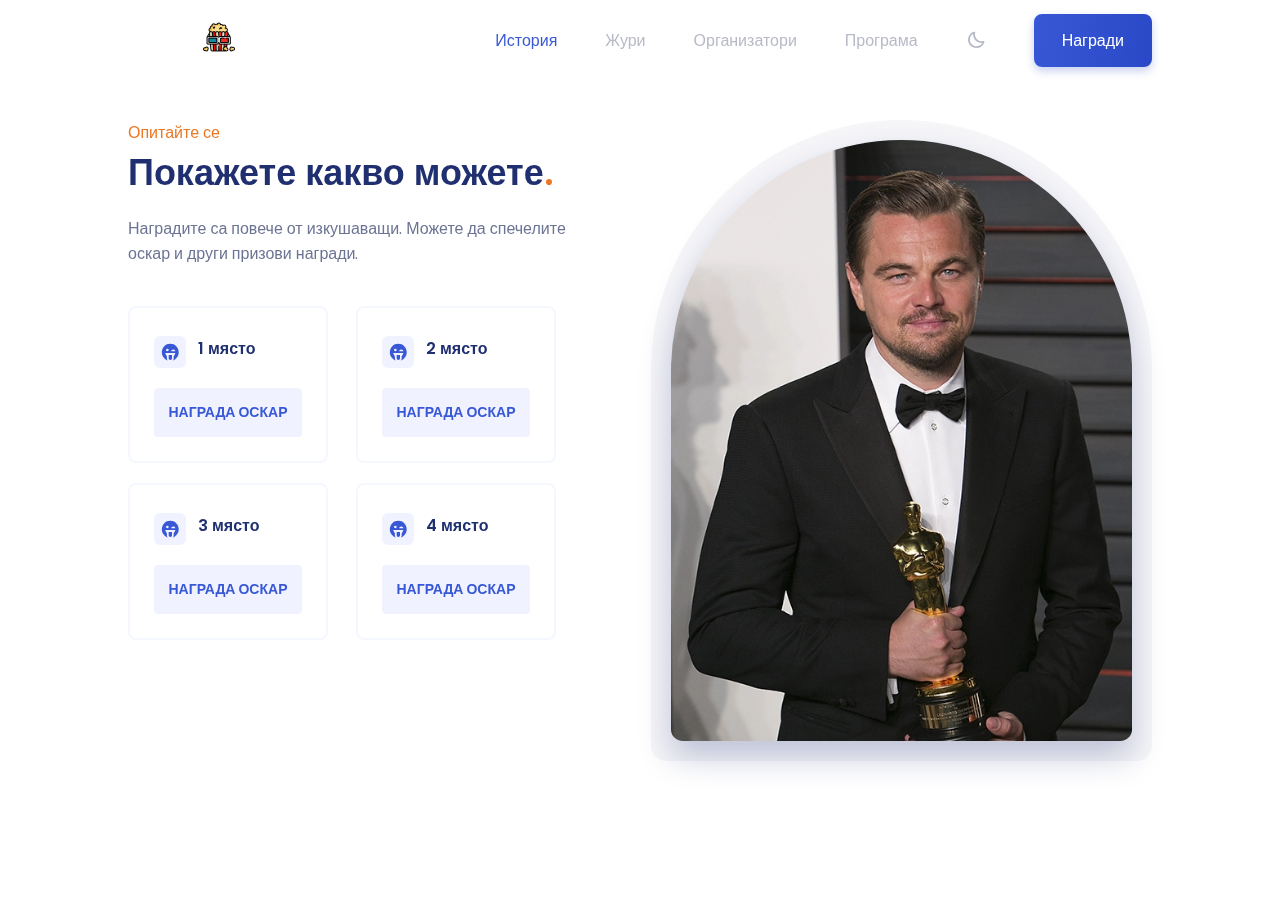
<file: award.html>
<!DOCTYPE html>
<html lang="bg">

<head>
    <meta charset="UTF-8">
    <meta name="viewport" content="width=device-width, initial-scale=1.0">

    <!--=============== FAVICON ===============-->
    <link rel="shortcut icon" href="./assets/img/popcorn.png" type="image/x-icon">

    <!--=============== BOXICONS ===============-->
    <link href='https://unpkg.com/boxicons@2.1.4/css/boxicons.min.css' rel='stylesheet'>

    <!--=============== SWIPER CSS ===============-->
    <link rel="stylesheet" href="./assets/css/swiper-bundle.min.css">

    <!--=============== CSS ===============-->
    <link rel="stylesheet" href="./assets/css/styles.css">

    <title>CineFest - The BEST Festival</title>
</head>

<body>
    <!--==================== HEADER ====================-->
    <header class="header" id="header">
        <nav class="nav container">
            <a href="index.html" class="nav__logo">
                 CineFest <div class="logo__img"><img src="./assets/img/popcorn.png" alt=""></div>
            </a>

            <div class="nav__menu">
                <ul class="nav__list">
                    <li class="nav__item">
                        <a href="./history.html" class="nav__link active-link">
                            <i class="bx bx-home-alt-2"></i>
                            <span>История</span>
                        </a>
                    </li>

                    <li class="nav__item">
                        <a href="./jury.html" class="nav__link">
                            <i class="bx bx-building-house"></i>
                            <span>Жури</span>
                        </a>
                    </li>

                    <li class="nav__item">
                        <a href="./organisation.html" class="nav__link">
                            <i class="bx bx-award"></i>
                            <span>Организатори</span>
                        </a>
                    </li>

                    <li class="nav__item">
                        <a href="./program.html" class="nav__link">
                            <i class="bx bx-phone"></i>
                            <span>Програма</span>
                        </a>
                    </li>
                </ul>
            </div>

            <!-- ==================== Theme change button ==================== -->
            <i class="bx bx-moon change-theme" id="theme-button"></i>

            <a href="./award.html" class="button nav__button">
                Награди
            </a>
        </nav>
    </header>
<body>
 
    <section class="contact section" id="contact">
        <div class="contact__container container grid">
            <div class="contact__images">
                <div class="contact__orbe">

                    <div class="contact__img">
                        <img src="./assets/img/leo.png" alt="">
                    </div>
                </div>
            </div>

            <div class="contact__content">
                <div class="contact__data">
                    <span class="section__subtitle">
                        Опитайте се
                    </span>
                    <h2 class="section__title">
                        Покажете какво можете<span>.</span>
                    </h2>
                    <p class="contact__description">
                        Наградите са повече от изкушаващи. 
                        Можете да спечелите оскар и други призови награди.
                    </p>
                </div>

                <div class="contact__card">
                    <div class="contact__card-box">
                        <div class="contact__card-info">
                            <i class="bx bxs-wink-tongue"></i>

                            <div>
                                <h3 class="contact__card-title">
                                    1 място
                                </h3>
                                <p class="contact__card-description">
                                    
                                </p>
                            </div>
                        </div>

                        <button class="button contact__card-button">
                            НАГРАДА ОСКАР
                        </button>
                    </div>

                    <div class="contact__card-box">
                        <div class="contact__card-info">
                            <i class="bx bxs-wink-tongue"></i>

                            <div>
                                <h3 class="contact__card-title">
                                    2 място
                                </h3>
                                <p class="contact__card-description">
                                    
                                </p>
                            </div>
                        </div>

                        <button class="button contact__card-button">
                            НАГРАДА ОСКАР
                        </button>
                    </div>

                    <div class="contact__card-box">
                        <div class="contact__card-info">
                            <i class="bx bxs-wink-tongue"></i>

                            <div>
                                <h3 class="contact__card-title">
                                    3 място
                                </h3>
                                <p class="contact__card-description">
                                    
                                </p>
                            </div>
                        </div>

                        <button class="button contact__card-button">
                            НАГРАДА ОСКАР
                        </button>
                    </div>

                    <div class="contact__card-box">
                        <div class="contact__card-info">
                            <i class="bx bxs-wink-tongue"></i>

                            <div>
                                <h3 class="contact__card-title">
                                    4 място
                                </h3>
                                <p class="contact__card-description">
                                    
                                </p>
                            </div>
                        </div>

                        <button class="button contact__card-button">
                            НАГРАДА ОСКАР
                        </button>
                    </div>
                </div>
            </div>
        </div>
    </section>


<!--========== SCROLL UP ==========-->
<a href="#" class="scrollup" id="scroll-up">
    <i class="bx bxs-chevrons-up"></i>
</a>

<!--=============== SCROLLREVEAL ===============-->
<script src="./assets/js/scrollreveal.min.js"></script>

<!--=============== SWIPER JS ===============-->
<script src="./assets/js/swiper-bundle.min.js"></script>

<!--=============== MAIN JS ===============-->
<script src="./assets/js/main.js"></script>
</body>
</html>
</file>
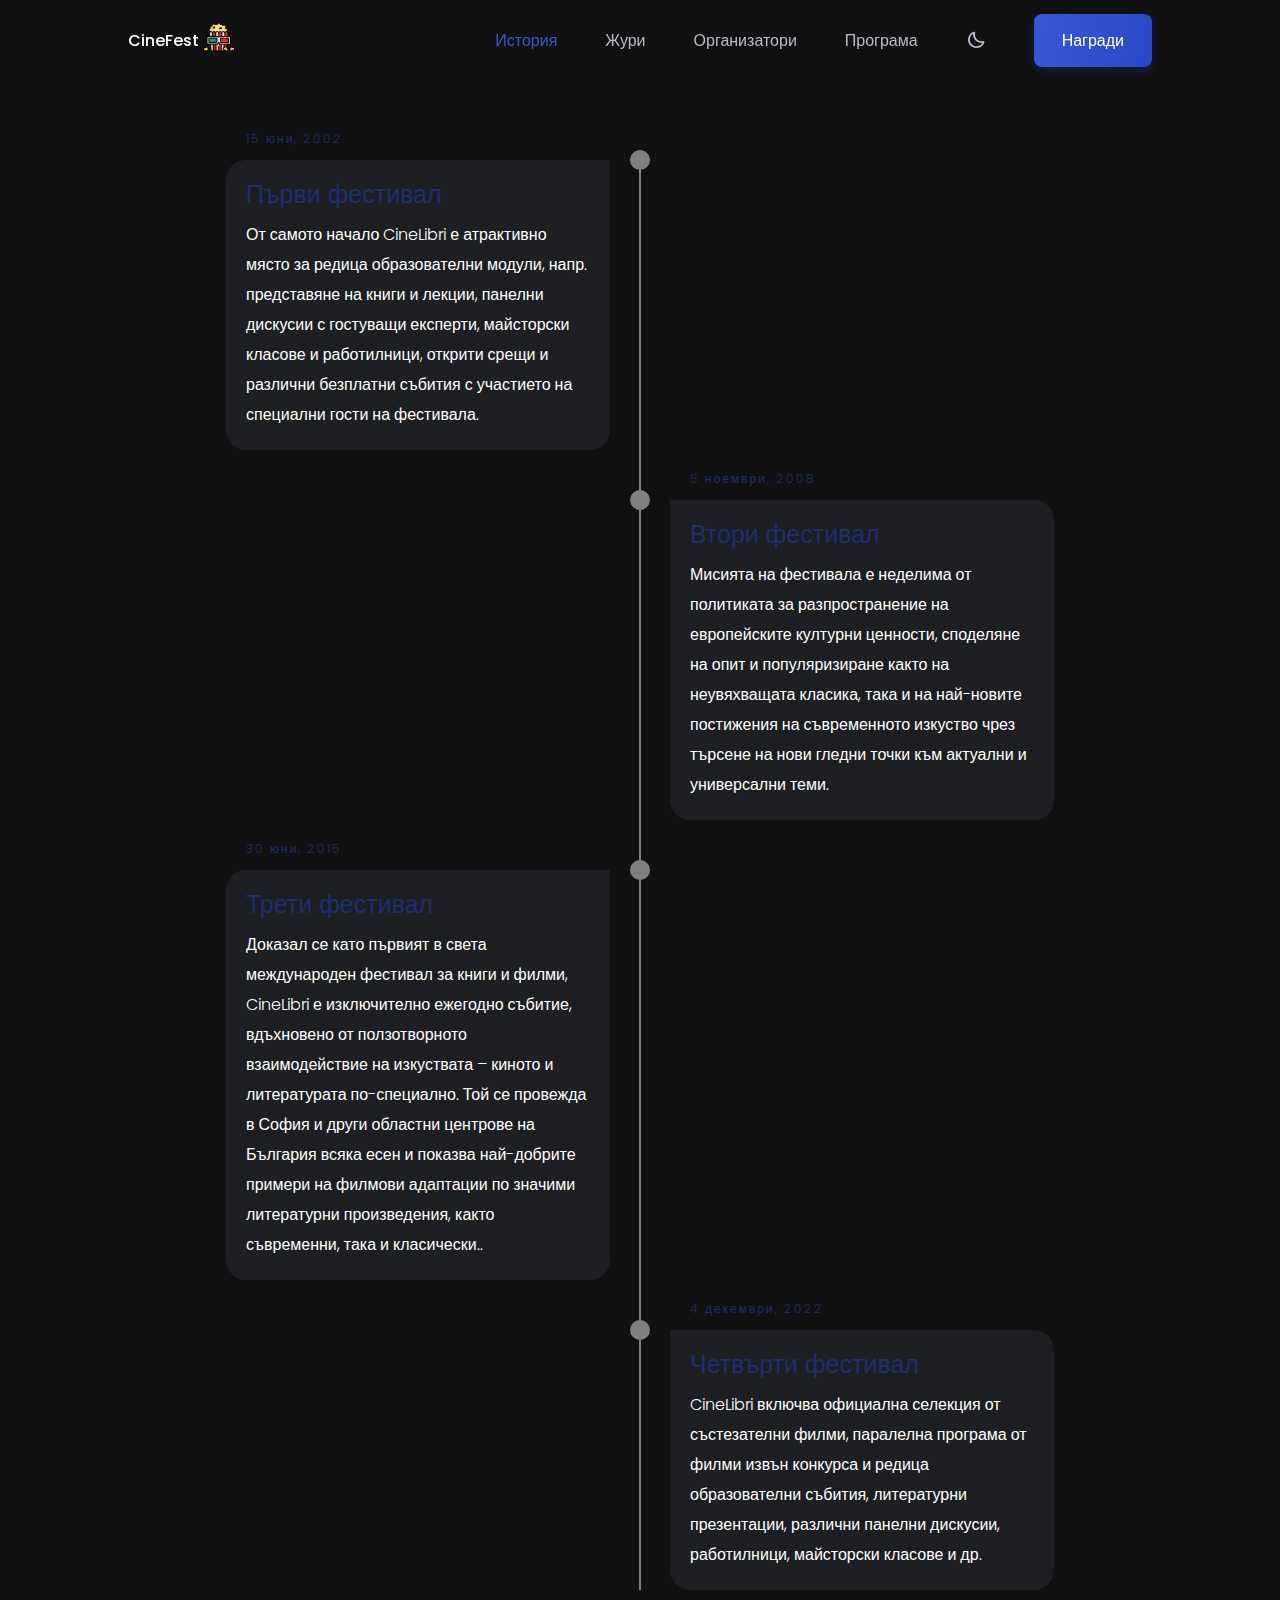
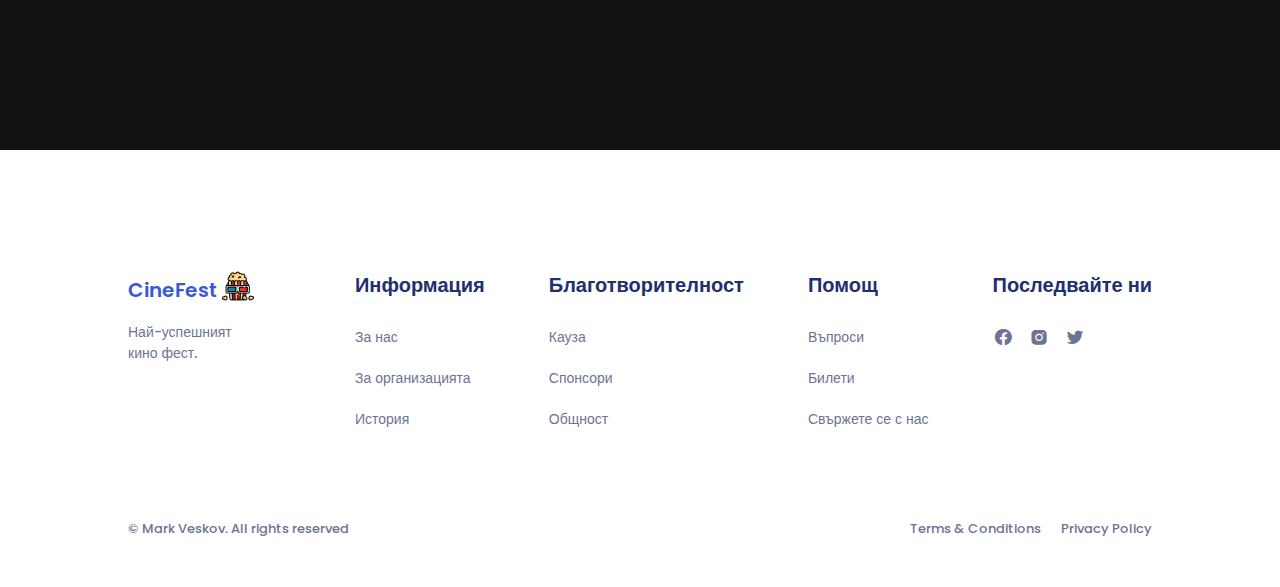
<file: history.html>
<!DOCTYPE html>
<html lang="bg">

<head>
    <meta charset="UTF-8">
    <meta name="viewport" content="width=device-width, initial-scale=1.0">

    <!--=============== FAVICON ===============-->
    <link rel="shortcut icon" href="./assets/img/popcorn.png" type="image/x-icon">

    <!--=============== BOXICONS ===============-->
    <link href='https://unpkg.com/boxicons@2.1.4/css/boxicons.min.css' rel='stylesheet'>

    <!--=============== SWIPER CSS ===============-->
    <link rel="stylesheet" href="./assets/css/swiper-bundle.min.css">

    <!--=============== CSS ===============-->
    <link rel="stylesheet" href="./assets/css/styles.css">

    <title>CineFest - The BEST Festival</title>
</head>

<body>
    <!--==================== HEADER ====================-->
    <header class="header" id="header">
        <nav class="nav container">
            <a href="index.html" class="nav__logo">
                 CineFest <div class="logo__img"><img src="./assets/img/popcorn.png" alt=""></div>
            </a>

            <div class="nav__menu">
                <ul class="nav__list">
                    <li class="nav__item">
                        <a href="./history.html" class="nav__link active-link">
                            <i class="bx bx-home-alt-2"></i>
                            <span>История</span>
                        </a>
                    </li>

                    <li class="nav__item">
                        <a href="./jury.html" class="nav__link">
                            <i class="bx bx-building-house"></i>
                            <span>Жури</span>
                        </a>
                    </li>

                    <li class="nav__item">
                        <a href="./organisation.html" class="nav__link">
                            <i class="bx bx-award"></i>
                            <span>Организатори</span>
                        </a>
                    </li>

                    <li class="nav__item">
                        <a href="./program.html" class="nav__link">
                            <i class="bx bx-phone"></i>
                            <span>Програма</span>
                        </a>
                    </li>
                </ul>
            </div>

            <!-- ==================== Theme change button ==================== -->
            <i class="bx bx-moon change-theme" id="theme-button"></i>

            <a href="./award.html" class="button nav__button">
                Награди
            </a>
        </nav>
    </header>

  <div class="container__his">
    <div class="timeline">
      <ul>
        <li>
          <div class="timeline-content">
            <h3 class="date">15 юни, 2002</h3>
            <h1>Първи фестивал</h1>
            <p>От самото начало CineLibri е атрактивно място за редица образователни модули, напр. представяне на книги и лекции, панелни дискусии с гостуващи експерти, майсторски класове и работилници, открити срещи и различни безплатни събития с участието на специални гости на фестивала.</p>
          </div>
        </li>
        <li>
          <div class="timeline-content">
            <h3 class="date">5 ноември, 2008</h3>
            <h1>Втори фестивал</h1>
            <p>Мисията на фестивала е неделима от политиката за разпространение на европейските културни ценности, споделяне на опит и популяризиране както на неувяхващата класика, така и на най-новите постижения на съвременното изкуство чрез търсене на нови гледни точки към актуални и универсални теми.</p>
          </div>
        </li>
        <li>
          <div class="timeline-content">
            <h3 class="date">30 юни, 2015</h3>
            <h1>Трети фестивал</h1>
            <p>Доказал се като първият в света международен фестивал за книги и филми, CineLibri е изключително ежегодно събитие, вдъхновено от ползотворното взаимодействие на изкуствата – киното и литературата по-специално. Той се провежда в София и други областни центрове на България всяка есен и показва най-добрите примери на филмови адаптации по значими литературни произведения, както съвременни, така и класически..</p>
          </div>
        </li>
        <li>
          <div class="timeline-content">
            <h3 class="date">4 декември, 2022</h3>
            <h1>Четвърти фестивал</h1>
            <p>CineLibri включва официална селекция от състезателни филми, паралелна програма от филми извън конкурса и редица образователни събития, литературни презентации, различни панелни дискусии, работилници, майсторски класове и др.</p>
          </div>
        </li>
      </ul>
    </div>
  </div>
<!--==================== FOOTER ====================-->
<footer class="footer section">
  <div class="footer__container container grid">
      <div class="">
          <a href="#" class="footer__logo">
              CineFest <div class="logo__img"><img src="./assets/img/popcorn.png" alt=""></div>
          </a>
          <p class="footer__description">
               Най-успешният<br>
              кино фест.
          </p>
      </div>

      <div class="footer__content">
          <div class="">
              <h3 class="footer__title">
                  Информация
              </h3>

              <ul class="footer__links">
                  <li>
                      <a href="./" class="footer__link">За нас</a>
                  </li>
                  <li>
                      <a href="#" class="footer__link">За организацията</a>
                  </li>
                  <li>
                      <a href="#" class="footer__link">История</a>
                  </li>
              </ul>
          </div>

          <div class="">
              <h3 class="footer__title">
                  Благотворителност
              </h3>

              <ul class="footer__links">
                  <li>
                      <a href="#" class="footer__link">Кауза</a>
                  </li>
                  <li>
                      <a href="#" class="footer__link">Спонсори</a>
                  </li>
                  <li>
                      <a href="#" class="footer__link">Общност</a>
                  </li>
              </ul>
          </div>

          <div class="">
              <h3 class="footer__title">
                  Помощ
              </h3>

              <ul class="footer__links">
                  <li>
                      <a href="#" class="footer__link">Въпроси</a>
                  </li>
                  <li>
                      <a href="#" class="footer__link">Билети</a>
                  </li>
                  <li>
                      <a href="#" class="footer__link">Свържете се с нас
                      </a>
                  </li>
              </ul>
          </div>

          <div class="">
              <h3 class="footer__title">
                  Последвайте ни
              </h3>

              <ul class="footer__social">
                  <a href="https://www.facebook.com/" target="_blank" class="footer__social-link">
                      <i class="bx bxl-facebook-circle"></i>
                  </a>
                  <a href="https://www.instagram.com/" target="_blank" class="footer__social-link">
                      <i class="bx bxl-instagram-alt"></i>
                  </a>
                  <a href="https://www.pinterest.com/" target="_blank" class="footer__social-link">
                      <i class="bx bxl-twitter"></i>
                  </a>
              </ul>
          </div>
      </div>
  </div>

  <div class="footer__info container">
      <span class="footer__copy">
          &#169; Mark Veskov. All rights reserved
      </span>

      <div class="footer__privacy">
          <a href="#terms-popup">Terms & Conditions</a>
          <a href="#">Privacy Policy</a>
      </div>
  </div>

  <div class="overlay" id="terms-popup">
      <div class="terms__popup">
              <h2 class="terms__title">Terms & Conditions</h2>
              <a class="close" href="#exit">&times;</a>
          <div class="terms__content">
              <h1>Terms and Conditions</h1>
              <p>Last updated: November 18, 2022</p>
              <p>Please read these terms and conditions carefully before using Our Service.</p>
              <h1>Interpretation and Definitions</h1>
              <h2>Interpretation</h2>
              <p>The words of which the initial letter is capitalized have meanings defined under the following
                  conditions. The
                  following definitions shall have the same meaning regardless of whether they appear in singular
                  or in plural.</p>
              <h2>Definitions</h2>
              <p>For the purposes of these Terms and Conditions:</p>
              <ul>
                  <li>
                      <p><strong>Affiliate</strong> means an entity that controls, is controlled by or is under
                          common control with a
                          party, where &quot;control&quot; means ownership of 50% or more of the shares, equity
                          interest or other
                          securities entitled to vote for election of directors or other managing authority.</p>
                  </li>
                  <li>
                      <p><strong>Country</strong> refers to: Bulgaria</p>
                  </li>
                  <li>
                      <p><strong>Company</strong> (referred to as either &quot;the Company&quot;, &quot;We&quot;,
                          &quot;Us&quot; or
                          &quot;Our&quot; in this Agreement) refers to Estate Haul , Bulgaria, &quot;Druzhba&quot;
                          1.</p>
                  </li>
                  <li>
                      <p><strong>Device</strong> means any device that can access the Service such as a computer,
                          a cellphone or a
                          digital tablet.</p>
                  </li>
                  <li>
                      <p><strong>Service</strong> refers to the Website.</p>
                  </li>
                  <li>
                      <p><strong>Terms and Conditions</strong> (also referred as &quot;Terms&quot;) mean these
                          Terms and Conditions that
                          form the entire agreement between You and the Company regarding the use of the Service.
                          This Terms and
                          Conditions agreement has been created with the help of the <a
                              href="https://www.termsfeed.com/terms-conditions-generator/"
                              target="_blank">TermsFeed Terms and Conditions
                              Generator</a>.</p>
                  </li>
                  <li>
                      <p><strong>Third-party Social Media Service</strong> means any services or content
                          (including data, information,
                          products or services) provided by a third-party that may be displayed, included or made
                          available by the
                          Service.</p>
                  </li>
                  <li>
                      <p><strong>Website</strong> refers to Estate Haul, accessible from <a
                              href="https://www.CineFest.com" rel="external nofollow noopener"
                              target="_blank">https://www.CineFest.com</a></p>
                  </li>
                  <li>
                      <p><strong>You</strong> means the individual accessing or using the Service, or the company,
                          or other legal entity
                          on behalf of which such individual is accessing or using the Service, as applicable.</p>
                  </li>
              </ul>
              <h1>Acknowledgment</h1>
              <p>These are the Terms and Conditions governing the use of this Service and the agreement that
                  operates between You
                  and the Company. These Terms and Conditions set out the rights and obligations of all users
                  regarding the use of the
                  Service.</p>
              <p>Your access to and use of the Service is conditioned on Your acceptance of and compliance with
                  these Terms and
                  Conditions. These Terms and Conditions apply to all visitors, users and others who access or use
                  the Service.</p>
              <p>By accessing or using the Service You agree to be bound by these Terms and Conditions. If You
                  disagree with any
                  part of these Terms and Conditions then You may not access the Service.</p>
              <p>You represent that you are over the age of 18. The Company does not permit those under 18 to use
                  the Service.</p>
              <p>Your access to and use of the Service is also conditioned on Your acceptance of and compliance
                  with the Privacy
                  Policy of the Company. Our Privacy Policy describes Our policies and procedures on the
                  collection, use and
                  disclosure of Your personal information when You use the Application or the Website and tells
                  You about Your privacy
                  rights and how the law protects You. Please read Our Privacy Policy carefully before using Our
                  Service.</p>
              <h1>Links to Other Websites</h1>
              <p>Our Service may contain links to third-party web sites or services that are not owned or
                  controlled by the Company.
              </p>
              <p>The Company has no control over, and assumes no responsibility for, the content, privacy
                  policies, or practices of
                  any third party web sites or services. You further acknowledge and agree that the Company shall
                  not be responsible
                  or liable, directly or indirectly, for any damage or loss caused or alleged to be caused by or
                  in connection with
                  the use of or reliance on any such content, goods or services available on or through any such
                  web sites or
                  services.</p>
              <p>We strongly advise You to read the terms and conditions and privacy policies of any third-party
                  web sites or
                  services that You visit.</p>
              <h1>Termination</h1>
              <p>We may terminate or suspend Your access immediately, without prior notice or liability, for any
                  reason whatsoever,
                  including without limitation if You breach these Terms and Conditions.</p>
              <p>Upon termination, Your right to use the Service will cease immediately.</p>
              <h1>Limitation of Liability</h1>
              <p>Notwithstanding any damages that You might incur, the entire liability of the Company and any of
                  its suppliers
                  under any provision of this Terms and Your exclusive remedy for all of the foregoing shall be
                  limited to the amount
                  actually paid by You through the Service or 100 USD if You haven't purchased anything through
                  the Service.</p>
              <p>To the maximum extent permitted by applicable law, in no event shall the Company or its suppliers
                  be liable for any
                  special, incidental, indirect, or consequential damages whatsoever (including, but not limited
                  to, damages for loss
                  of profits, loss of data or other information, for business interruption, for personal injury,
                  loss of privacy
                  arising out of or in any way related to the use of or inability to use the Service, third-party
                  software and/or
                  third-party hardware used with the Service, or otherwise in connection with any provision of
                  this Terms), even if
                  the Company or any supplier has been advised of the possibility of such damages and even if the
                  remedy fails of its
                  essential purpose.</p>
              <p>Some states do not allow the exclusion of implied warranties or limitation of liability for
                  incidental or
                  consequential damages, which means that some of the above limitations may not apply. In these
                  states, each party's
                  liability will be limited to the greatest extent permitted by law.</p>
              <h1>&quot;AS IS&quot; and &quot;AS AVAILABLE&quot; Disclaimer</h1>
              <p>The Service is provided to You &quot;AS IS&quot; and &quot;AS AVAILABLE&quot; and with all faults
                  and defects
                  without warranty of any kind. To the maximum extent permitted under applicable law, the Company,
                  on its own behalf
                  and on behalf of its Affiliates and its and their respective licensors and service providers,
                  expressly disclaims
                  all warranties, whether express, implied, statutory or otherwise, with respect to the Service,
                  including all implied
                  warranties of merchantability, fitness for a particular purpose, title and non-infringement, and
                  warranties that may
                  arise out of course of dealing, course of performance, usage or trade practice. Without
                  limitation to the foregoing,
                  the Company provides no warranty or undertaking, and makes no representation of any kind that
                  the Service will meet
                  Your requirements, achieve any intended results, be compatible or work with any other software,
                  applications,
                  systems or services, operate without interruption, meet any performance or reliability standards
                  or be error free or
                  that any errors or defects can or will be corrected.</p>
              <p>Without limiting the foregoing, neither the Company nor any of the company's provider makes any
                  representation or
                  warranty of any kind, express or implied: (i) as to the operation or availability of the
                  Service, or the
                  information, content, and materials or products included thereon; (ii) that the Service will be
                  uninterrupted or
                  error-free; (iii) as to the accuracy, reliability, or currency of any information or content
                  provided through the
                  Service; or (iv) that the Service, its servers, the content, or e-mails sent from or on behalf
                  of the Company are
                  free of viruses, scripts, trojan horses, worms, malware, timebombs or other harmful components.
              </p>
              <p>Some jurisdictions do not allow the exclusion of certain types of warranties or limitations on
                  applicable statutory
                  rights of a consumer, so some or all of the above exclusions and limitations may not apply to
                  You. But in such a
                  case the exclusions and limitations set forth in this section shall be applied to the greatest
                  extent enforceable
                  under applicable law.</p>
              <h1>Governing Law</h1>
              <p>The laws of the Country, excluding its conflicts of law rules, shall govern this Terms and Your
                  use of the Service.
                  Your use of the Application may also be subject to other local, state, national, or
                  international laws.</p>
              <h1>Disputes Resolution</h1>
              <p>If You have any concern or dispute about the Service, You agree to first try to resolve the
                  dispute informally by
                  contacting the Company.</p>
              <h1>For European Union (EU) Users</h1>
              <p>If You are a European Union consumer, you will benefit from any mandatory provisions of the law
                  of the country in
                  which you are resident in.</p>
              <h1>United States Legal Compliance</h1>
              <p>You represent and warrant that (i) You are not located in a country that is subject to the United
                  States government
                  embargo, or that has been designated by the United States government as a &quot;terrorist
                  supporting&quot; country,
                  and (ii) You are not listed on any United States government list of prohibited or restricted
                  parties.</p>
              <h1>Severability and Waiver</h1>
              <h2>Severability</h2>
              <p>If any provision of these Terms is held to be unenforceable or invalid, such provision will be
                  changed and
                  interpreted to accomplish the objectives of such provision to the greatest extent possible under
                  applicable law and
                  the remaining provisions will continue in full force and effect.</p>
              <h2>Waiver</h2>
              <p>Except as provided herein, the failure to exercise a right or to require performance of an
                  obligation under these
                  Terms shall not effect a party's ability to exercise such right or require such performance at
                  any time thereafter
                  nor shall the waiver of a breach constitute a waiver of any subsequent breach.</p>
              <h1>Translation Interpretation</h1>
              <p>These Terms and Conditions may have been translated if We have made them available to You on our
                  Service.
                  You agree that the original English text shall prevail in the case of a dispute.</p>
              <h1>Changes to These Terms and Conditions</h1>
              <p>We reserve the right, at Our sole discretion, to modify or replace these Terms at any time. If a
                  revision is
                  material We will make reasonable efforts to provide at least 30 days' notice prior to any new
                  terms taking effect.
                  What constitutes a material change will be determined at Our sole discretion.</p>
              <p>By continuing to access or use Our Service after those revisions become effective, You agree to
                  be bound by the
                  revised terms. If You do not agree to the new terms, in whole or in part, please stop using the
                  website and the
                  Service.</p>
              <h1>Contact Us</h1>
              <p>If you have any questions about these Terms and Conditions, You can contact us:</p>
              <ul>
                  <li>By email: mark.veskov@abv.bg</li>
              </ul> 
          </div>
      </div>
  </div>

</footer>

</body>
</html>
</file>
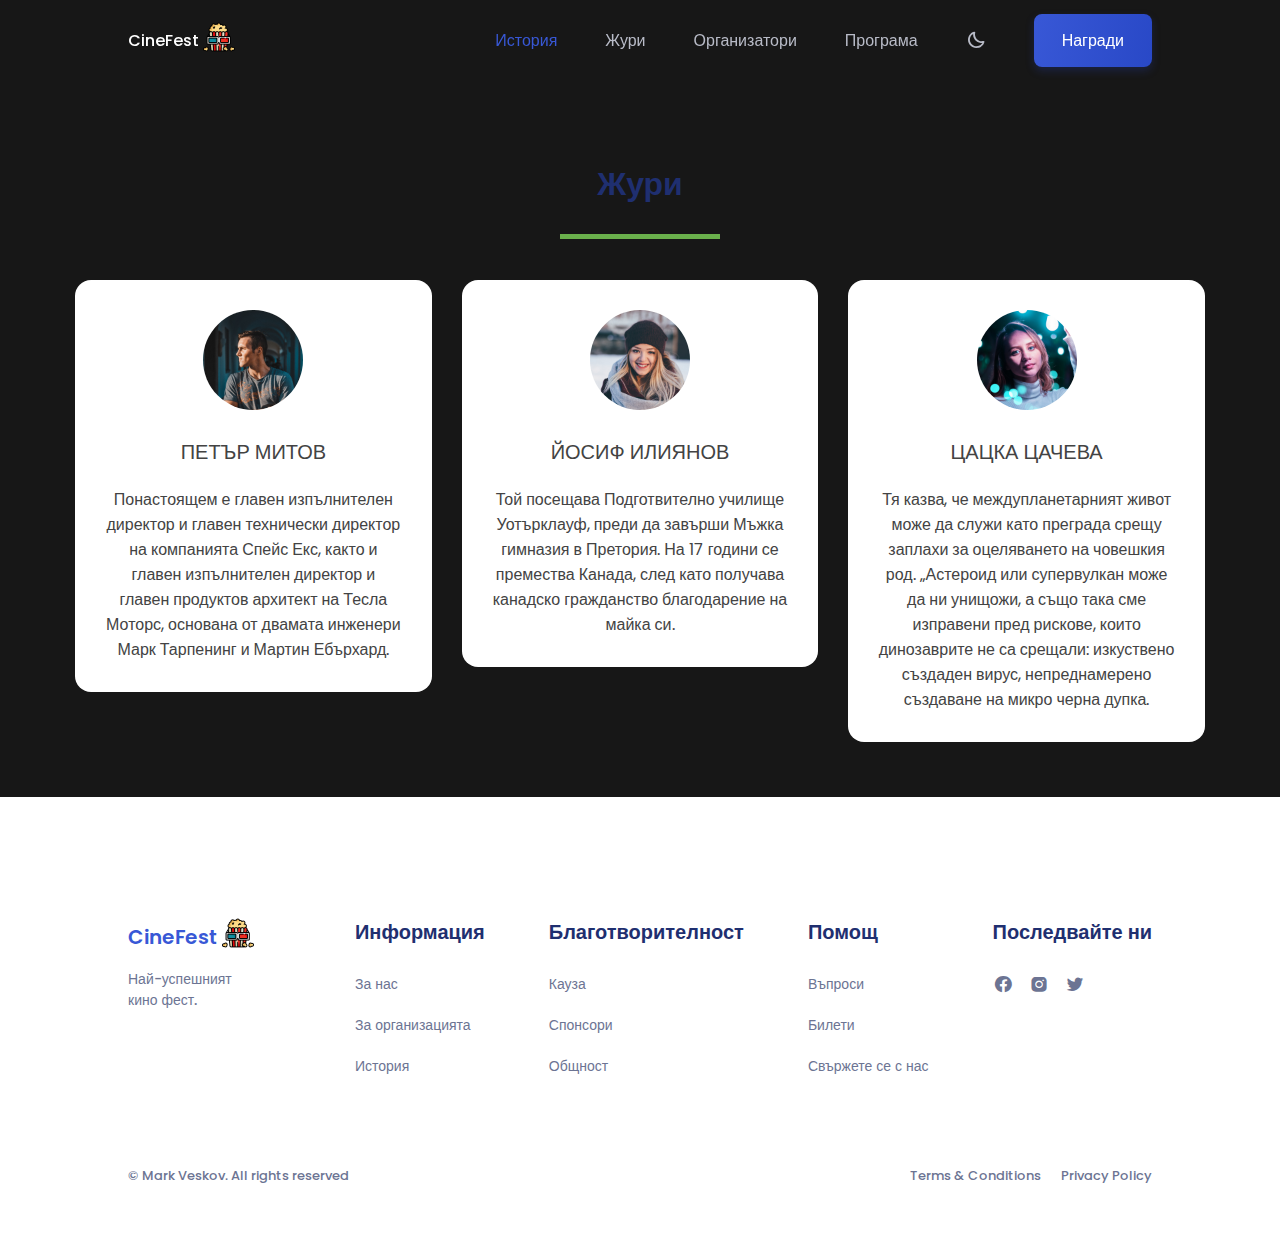
<file: jury.html>
<!DOCTYPE html>
<html lang="bg">

<head>
    <meta charset="UTF-8">
    <meta name="viewport" content="width=device-width, initial-scale=1.0">

    <!--=============== FAVICON ===============-->
    <link rel="shortcut icon" href="./assets/img/popcorn.png" type="image/x-icon">

    <!--=============== BOXICONS ===============-->
    <link href='https://unpkg.com/boxicons@2.1.4/css/boxicons.min.css' rel='stylesheet'>

    <!--=============== SWIPER CSS ===============-->
    <link rel="stylesheet" href="./assets/css/swiper-bundle.min.css">

    <!--=============== CSS ===============-->
    <link rel="stylesheet" href="./assets/css/styles.css">

    <title>CineFest - The BEST Festival</title>
</head>

<body>
    <!--==================== HEADER ====================-->
    <header class="header" id="header">
        <nav class="nav container">
            <a href="index.html" class="nav__logo">
                 CineFest <div class="logo__img"><img src="./assets/img/popcorn.png" alt=""></div>
            </a>

            <div class="nav__menu">
                <ul class="nav__list">
                    <li class="nav__item">
                        <a href="./history.html" class="nav__link active-link">
                            <i class="bx bx-home-alt-2"></i>
                            <span>История</span>
                        </a>
                    </li>

                    <li class="nav__item">
                        <a href="./jury.html" class="nav__link">
                            <i class="bx bx-building-house"></i>
                            <span>Жури</span>
                        </a>
                    </li>

                    <li class="nav__item">
                        <a href="./organisation.html" class="nav__link">
                            <i class="bx bx-award"></i>
                            <span>Организатори</span>
                        </a>
                    </li>

                    <li class="nav__item">
                        <a href="#contact" class="nav__link">
                            <i class="bx bx-phone"></i>
                            <span>Програма</span>
                        </a>
                    </li>
                </ul>
            </div>

            <!-- ==================== Theme change button ==================== -->
            <i class="bx bx-moon change-theme" id="theme-button"></i>

            <a href="./award.html" class="button nav__button">
                Награди
            </a>
        </nav>
    </header>



<div class="testimonials">
  <div class="inner">
    <h1>Жури</h1>
    <div class="border"></div>

    <div class="row">
      <div class="col">
        <div class="testimonial">
          <img src="./assets/img/p1.png" alt="">
          <div class="name">Петър Митов</div>
          <div class="stars">
            <i class="fas fa-star"></i>
            <i class="fas fa-star"></i>
            <i class="fas fa-star"></i>
            <i class="fas fa-star"></i>
            <i class="fas fa-star"></i>
          </div>

          <p>
            Понастоящем е главен изпълнителен директор и главен технически директор на компанията Спейс Екс, както и главен изпълнителен директор и главен продуктов архитект на Тесла Моторс, основана от двамата инженери Марк Тарпенинг и Мартин Ебърхард.
          </p>
        </div>
      </div>

      <div class="col">
        <div class="testimonial">
          <img src="./assets/img/p2.png"" alt="">
          <div class="name">Йосиф Илиянов</div>
          <div class="stars">
            <i class="fas fa-star"></i>
            <i class="fas fa-star"></i>
            <i class="fas fa-star"></i>
            <i class="far fa-star"></i>
            <i class="far fa-star"></i>
          </div>

          <p>
          Той посещава Подготвително училище Уотърклауф, преди да завърши Мъжка гимназия в Претория. На 17 години се премества Канада, след като получава канадско гражданство благодарение на майка си.
          </p>
        </div>
      </div>

      <div class="col">
        <div class="testimonial">
          <img src="./assets/img/p3.png"" alt="">
          <div class="name">Цацка Цачева</div>
          <div class="stars">
            <i class="fas fa-star"></i>
            <i class="fas fa-star"></i>
            <i class="fas fa-star"></i>
            <i class="fas fa-star"></i>
            <i class="far fa-star"></i>
          </div>

          <p>
            Тя казва, че междупланетарният живот може да служи като преграда срещу заплахи за оцеляването на човешкия род. „Астероид или супервулкан може да ни унищожи, а също така сме изправени пред рискове, които динозаврите не са срещали: изкуствено създаден вирус, непреднамерено създаване на микро черна дупка.
          </p>
        </div>
      </div>
    </div>
  </div>
</div>


<!--==================== FOOTER ====================-->
<footer class="footer section">
  <div class="footer__container container grid">
      <div class="">
          <a href="#" class="footer__logo">
              CineFest <div class="logo__img"><img src="./assets/img/popcorn.png" alt=""></div>
          </a>
          <p class="footer__description">
               Най-успешният<br>
              кино фест.
          </p>
      </div>

      <div class="footer__content">
          <div class="">
              <h3 class="footer__title">
                  Информация
              </h3>

              <ul class="footer__links">
                  <li>
                      <a href="./" class="footer__link">За нас</a>
                  </li>
                  <li>
                      <a href="#" class="footer__link">За организацията</a>
                  </li>
                  <li>
                      <a href="#" class="footer__link">История</a>
                  </li>
              </ul>
          </div>

          <div class="">
              <h3 class="footer__title">
                  Благотворителност
              </h3>

              <ul class="footer__links">
                  <li>
                      <a href="#" class="footer__link">Кауза</a>
                  </li>
                  <li>
                      <a href="#" class="footer__link">Спонсори</a>
                  </li>
                  <li>
                      <a href="#" class="footer__link">Общност</a>
                  </li>
              </ul>
          </div>

          <div class="">
              <h3 class="footer__title">
                  Помощ
              </h3>

              <ul class="footer__links">
                  <li>
                      <a href="#" class="footer__link">Въпроси</a>
                  </li>
                  <li>
                      <a href="#" class="footer__link">Билети</a>
                  </li>
                  <li>
                      <a href="#" class="footer__link">Свържете се с нас
                      </a>
                  </li>
              </ul>
          </div>

          <div class="">
              <h3 class="footer__title">
                  Последвайте ни
              </h3>

              <ul class="footer__social">
                  <a href="https://www.facebook.com/" target="_blank" class="footer__social-link">
                      <i class="bx bxl-facebook-circle"></i>
                  </a>
                  <a href="https://www.instagram.com/" target="_blank" class="footer__social-link">
                      <i class="bx bxl-instagram-alt"></i>
                  </a>
                  <a href="https://www.pinterest.com/" target="_blank" class="footer__social-link">
                      <i class="bx bxl-twitter"></i>
                  </a>
              </ul>
          </div>
      </div>
  </div>

  <div class="footer__info container">
      <span class="footer__copy">
          &#169; Mark Veskov. All rights reserved
      </span>

      <div class="footer__privacy">
          <a href="#terms-popup">Terms & Conditions</a>
          <a href="#">Privacy Policy</a>
      </div>
  </div>

  <div class="overlay" id="terms-popup">
      <div class="terms__popup">
              <h2 class="terms__title">Terms & Conditions</h2>
              <a class="close" href="#exit">&times;</a>
          <div class="terms__content">
              <h1>Terms and Conditions</h1>
              <p>Last updated: November 18, 2022</p>
              <p>Please read these terms and conditions carefully before using Our Service.</p>
              <h1>Interpretation and Definitions</h1>
              <h2>Interpretation</h2>
              <p>The words of which the initial letter is capitalized have meanings defined under the following
                  conditions. The
                  following definitions shall have the same meaning regardless of whether they appear in singular
                  or in plural.</p>
              <h2>Definitions</h2>
              <p>For the purposes of these Terms and Conditions:</p>
              <ul>
                  <li>
                      <p><strong>Affiliate</strong> means an entity that controls, is controlled by or is under
                          common control with a
                          party, where &quot;control&quot; means ownership of 50% or more of the shares, equity
                          interest or other
                          securities entitled to vote for election of directors or other managing authority.</p>
                  </li>
                  <li>
                      <p><strong>Country</strong> refers to: Bulgaria</p>
                  </li>
                  <li>
                      <p><strong>Company</strong> (referred to as either &quot;the Company&quot;, &quot;We&quot;,
                          &quot;Us&quot; or
                          &quot;Our&quot; in this Agreement) refers to Estate Haul , Bulgaria, &quot;Druzhba&quot;
                          1.</p>
                  </li>
                  <li>
                      <p><strong>Device</strong> means any device that can access the Service such as a computer,
                          a cellphone or a
                          digital tablet.</p>
                  </li>
                  <li>
                      <p><strong>Service</strong> refers to the Website.</p>
                  </li>
                  <li>
                      <p><strong>Terms and Conditions</strong> (also referred as &quot;Terms&quot;) mean these
                          Terms and Conditions that
                          form the entire agreement between You and the Company regarding the use of the Service.
                          This Terms and
                          Conditions agreement has been created with the help of the <a
                              href="https://www.termsfeed.com/terms-conditions-generator/"
                              target="_blank">TermsFeed Terms and Conditions
                              Generator</a>.</p>
                  </li>
                  <li>
                      <p><strong>Third-party Social Media Service</strong> means any services or content
                          (including data, information,
                          products or services) provided by a third-party that may be displayed, included or made
                          available by the
                          Service.</p>
                  </li>
                  <li>
                      <p><strong>Website</strong> refers to Estate Haul, accessible from <a
                              href="https://www.CineFest.com" rel="external nofollow noopener"
                              target="_blank">https://www.CineFest.com</a></p>
                  </li>
                  <li>
                      <p><strong>You</strong> means the individual accessing or using the Service, or the company,
                          or other legal entity
                          on behalf of which such individual is accessing or using the Service, as applicable.</p>
                  </li>
              </ul>
              <h1>Acknowledgment</h1>
              <p>These are the Terms and Conditions governing the use of this Service and the agreement that
                  operates between You
                  and the Company. These Terms and Conditions set out the rights and obligations of all users
                  regarding the use of the
                  Service.</p>
              <p>Your access to and use of the Service is conditioned on Your acceptance of and compliance with
                  these Terms and
                  Conditions. These Terms and Conditions apply to all visitors, users and others who access or use
                  the Service.</p>
              <p>By accessing or using the Service You agree to be bound by these Terms and Conditions. If You
                  disagree with any
                  part of these Terms and Conditions then You may not access the Service.</p>
              <p>You represent that you are over the age of 18. The Company does not permit those under 18 to use
                  the Service.</p>
              <p>Your access to and use of the Service is also conditioned on Your acceptance of and compliance
                  with the Privacy
                  Policy of the Company. Our Privacy Policy describes Our policies and procedures on the
                  collection, use and
                  disclosure of Your personal information when You use the Application or the Website and tells
                  You about Your privacy
                  rights and how the law protects You. Please read Our Privacy Policy carefully before using Our
                  Service.</p>
              <h1>Links to Other Websites</h1>
              <p>Our Service may contain links to third-party web sites or services that are not owned or
                  controlled by the Company.
              </p>
              <p>The Company has no control over, and assumes no responsibility for, the content, privacy
                  policies, or practices of
                  any third party web sites or services. You further acknowledge and agree that the Company shall
                  not be responsible
                  or liable, directly or indirectly, for any damage or loss caused or alleged to be caused by or
                  in connection with
                  the use of or reliance on any such content, goods or services available on or through any such
                  web sites or
                  services.</p>
              <p>We strongly advise You to read the terms and conditions and privacy policies of any third-party
                  web sites or
                  services that You visit.</p>
              <h1>Termination</h1>
              <p>We may terminate or suspend Your access immediately, without prior notice or liability, for any
                  reason whatsoever,
                  including without limitation if You breach these Terms and Conditions.</p>
              <p>Upon termination, Your right to use the Service will cease immediately.</p>
              <h1>Limitation of Liability</h1>
              <p>Notwithstanding any damages that You might incur, the entire liability of the Company and any of
                  its suppliers
                  under any provision of this Terms and Your exclusive remedy for all of the foregoing shall be
                  limited to the amount
                  actually paid by You through the Service or 100 USD if You haven't purchased anything through
                  the Service.</p>
              <p>To the maximum extent permitted by applicable law, in no event shall the Company or its suppliers
                  be liable for any
                  special, incidental, indirect, or consequential damages whatsoever (including, but not limited
                  to, damages for loss
                  of profits, loss of data or other information, for business interruption, for personal injury,
                  loss of privacy
                  arising out of or in any way related to the use of or inability to use the Service, third-party
                  software and/or
                  third-party hardware used with the Service, or otherwise in connection with any provision of
                  this Terms), even if
                  the Company or any supplier has been advised of the possibility of such damages and even if the
                  remedy fails of its
                  essential purpose.</p>
              <p>Some states do not allow the exclusion of implied warranties or limitation of liability for
                  incidental or
                  consequential damages, which means that some of the above limitations may not apply. In these
                  states, each party's
                  liability will be limited to the greatest extent permitted by law.</p>
              <h1>&quot;AS IS&quot; and &quot;AS AVAILABLE&quot; Disclaimer</h1>
              <p>The Service is provided to You &quot;AS IS&quot; and &quot;AS AVAILABLE&quot; and with all faults
                  and defects
                  without warranty of any kind. To the maximum extent permitted under applicable law, the Company,
                  on its own behalf
                  and on behalf of its Affiliates and its and their respective licensors and service providers,
                  expressly disclaims
                  all warranties, whether express, implied, statutory or otherwise, with respect to the Service,
                  including all implied
                  warranties of merchantability, fitness for a particular purpose, title and non-infringement, and
                  warranties that may
                  arise out of course of dealing, course of performance, usage or trade practice. Without
                  limitation to the foregoing,
                  the Company provides no warranty or undertaking, and makes no representation of any kind that
                  the Service will meet
                  Your requirements, achieve any intended results, be compatible or work with any other software,
                  applications,
                  systems or services, operate without interruption, meet any performance or reliability standards
                  or be error free or
                  that any errors or defects can or will be corrected.</p>
              <p>Without limiting the foregoing, neither the Company nor any of the company's provider makes any
                  representation or
                  warranty of any kind, express or implied: (i) as to the operation or availability of the
                  Service, or the
                  information, content, and materials or products included thereon; (ii) that the Service will be
                  uninterrupted or
                  error-free; (iii) as to the accuracy, reliability, or currency of any information or content
                  provided through the
                  Service; or (iv) that the Service, its servers, the content, or e-mails sent from or on behalf
                  of the Company are
                  free of viruses, scripts, trojan horses, worms, malware, timebombs or other harmful components.
              </p>
              <p>Some jurisdictions do not allow the exclusion of certain types of warranties or limitations on
                  applicable statutory
                  rights of a consumer, so some or all of the above exclusions and limitations may not apply to
                  You. But in such a
                  case the exclusions and limitations set forth in this section shall be applied to the greatest
                  extent enforceable
                  under applicable law.</p>
              <h1>Governing Law</h1>
              <p>The laws of the Country, excluding its conflicts of law rules, shall govern this Terms and Your
                  use of the Service.
                  Your use of the Application may also be subject to other local, state, national, or
                  international laws.</p>
              <h1>Disputes Resolution</h1>
              <p>If You have any concern or dispute about the Service, You agree to first try to resolve the
                  dispute informally by
                  contacting the Company.</p>
              <h1>For European Union (EU) Users</h1>
              <p>If You are a European Union consumer, you will benefit from any mandatory provisions of the law
                  of the country in
                  which you are resident in.</p>
              <h1>United States Legal Compliance</h1>
              <p>You represent and warrant that (i) You are not located in a country that is subject to the United
                  States government
                  embargo, or that has been designated by the United States government as a &quot;terrorist
                  supporting&quot; country,
                  and (ii) You are not listed on any United States government list of prohibited or restricted
                  parties.</p>
              <h1>Severability and Waiver</h1>
              <h2>Severability</h2>
              <p>If any provision of these Terms is held to be unenforceable or invalid, such provision will be
                  changed and
                  interpreted to accomplish the objectives of such provision to the greatest extent possible under
                  applicable law and
                  the remaining provisions will continue in full force and effect.</p>
              <h2>Waiver</h2>
              <p>Except as provided herein, the failure to exercise a right or to require performance of an
                  obligation under these
                  Terms shall not effect a party's ability to exercise such right or require such performance at
                  any time thereafter
                  nor shall the waiver of a breach constitute a waiver of any subsequent breach.</p>
              <h1>Translation Interpretation</h1>
              <p>These Terms and Conditions may have been translated if We have made them available to You on our
                  Service.
                  You agree that the original English text shall prevail in the case of a dispute.</p>
              <h1>Changes to These Terms and Conditions</h1>
              <p>We reserve the right, at Our sole discretion, to modify or replace these Terms at any time. If a
                  revision is
                  material We will make reasonable efforts to provide at least 30 days' notice prior to any new
                  terms taking effect.
                  What constitutes a material change will be determined at Our sole discretion.</p>
              <p>By continuing to access or use Our Service after those revisions become effective, You agree to
                  be bound by the
                  revised terms. If You do not agree to the new terms, in whole or in part, please stop using the
                  website and the
                  Service.</p>
              <h1>Contact Us</h1>
              <p>If you have any questions about these Terms and Conditions, You can contact us:</p>
              <ul>
                  <li>By email: mark.veskov@abv.bg</li>
              </ul> 
          </div>
      </div>
  </div>

</footer>

</body>
</html>
</file>
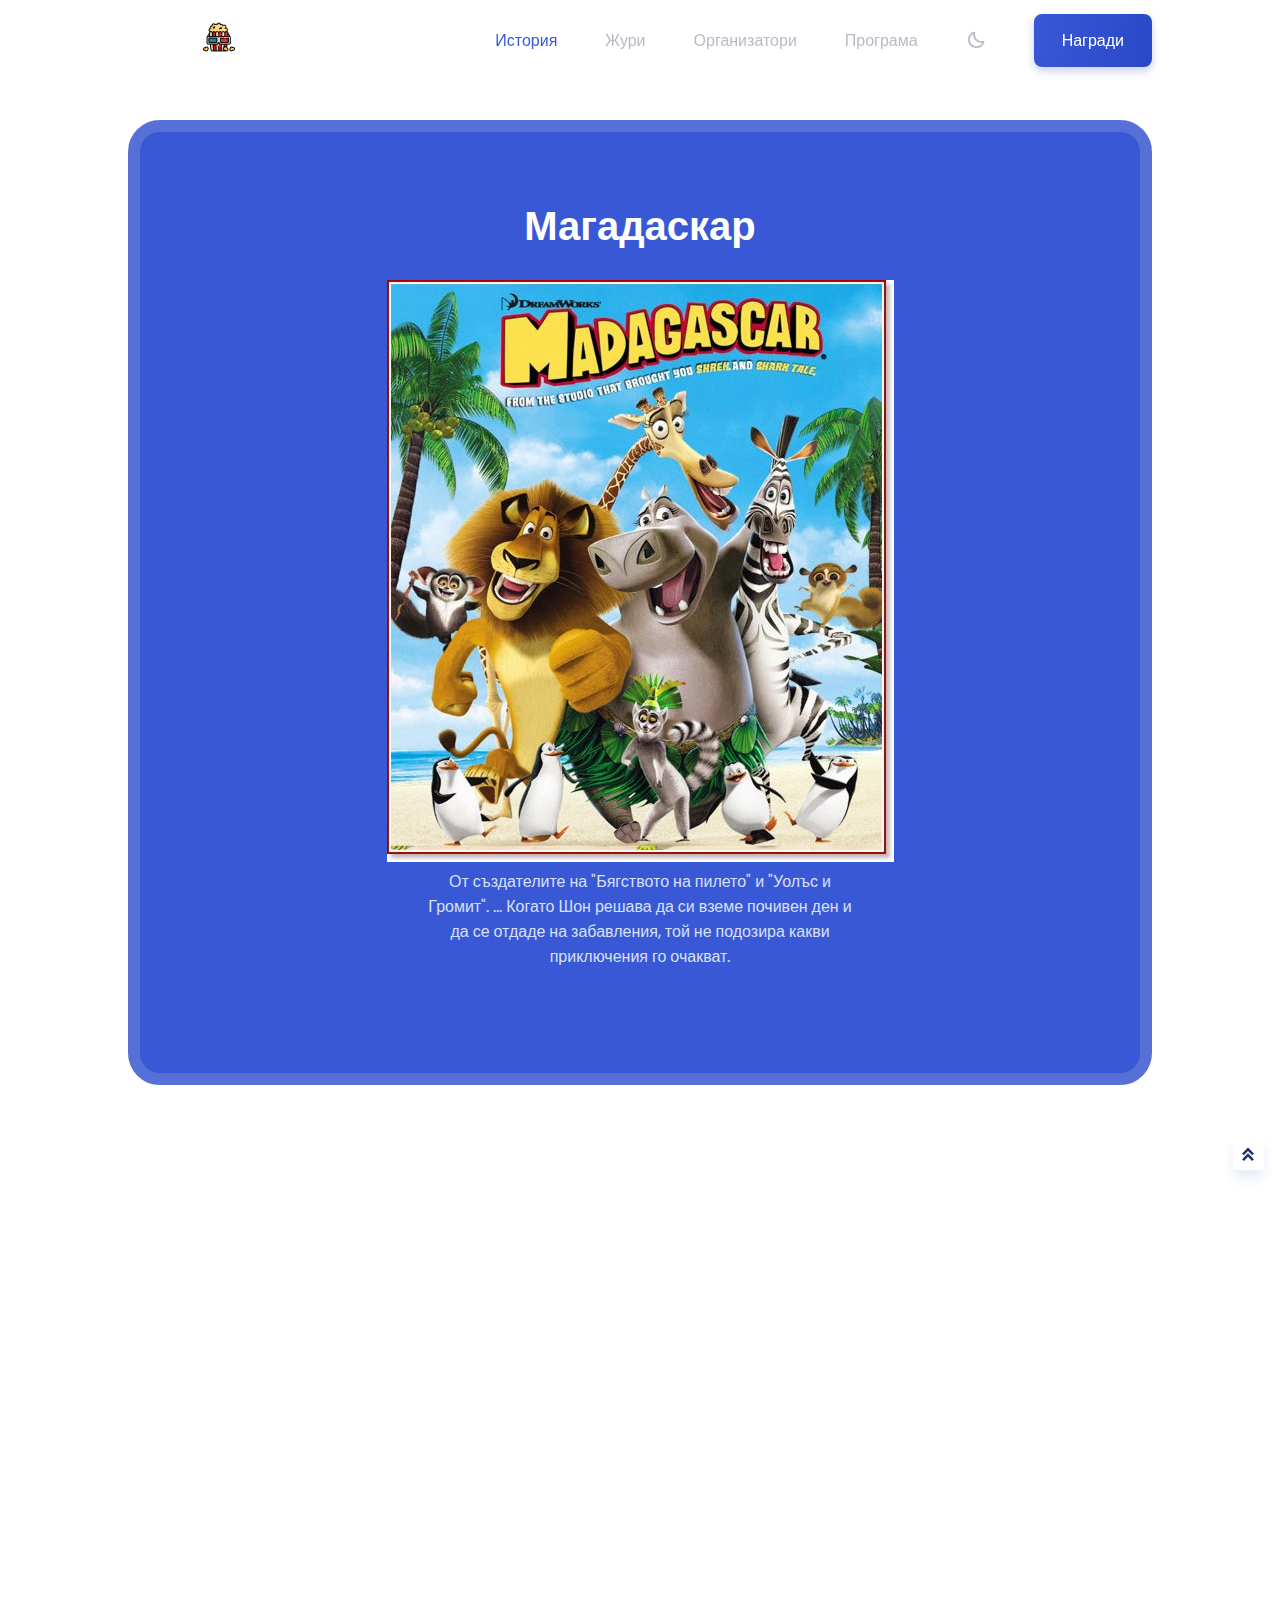
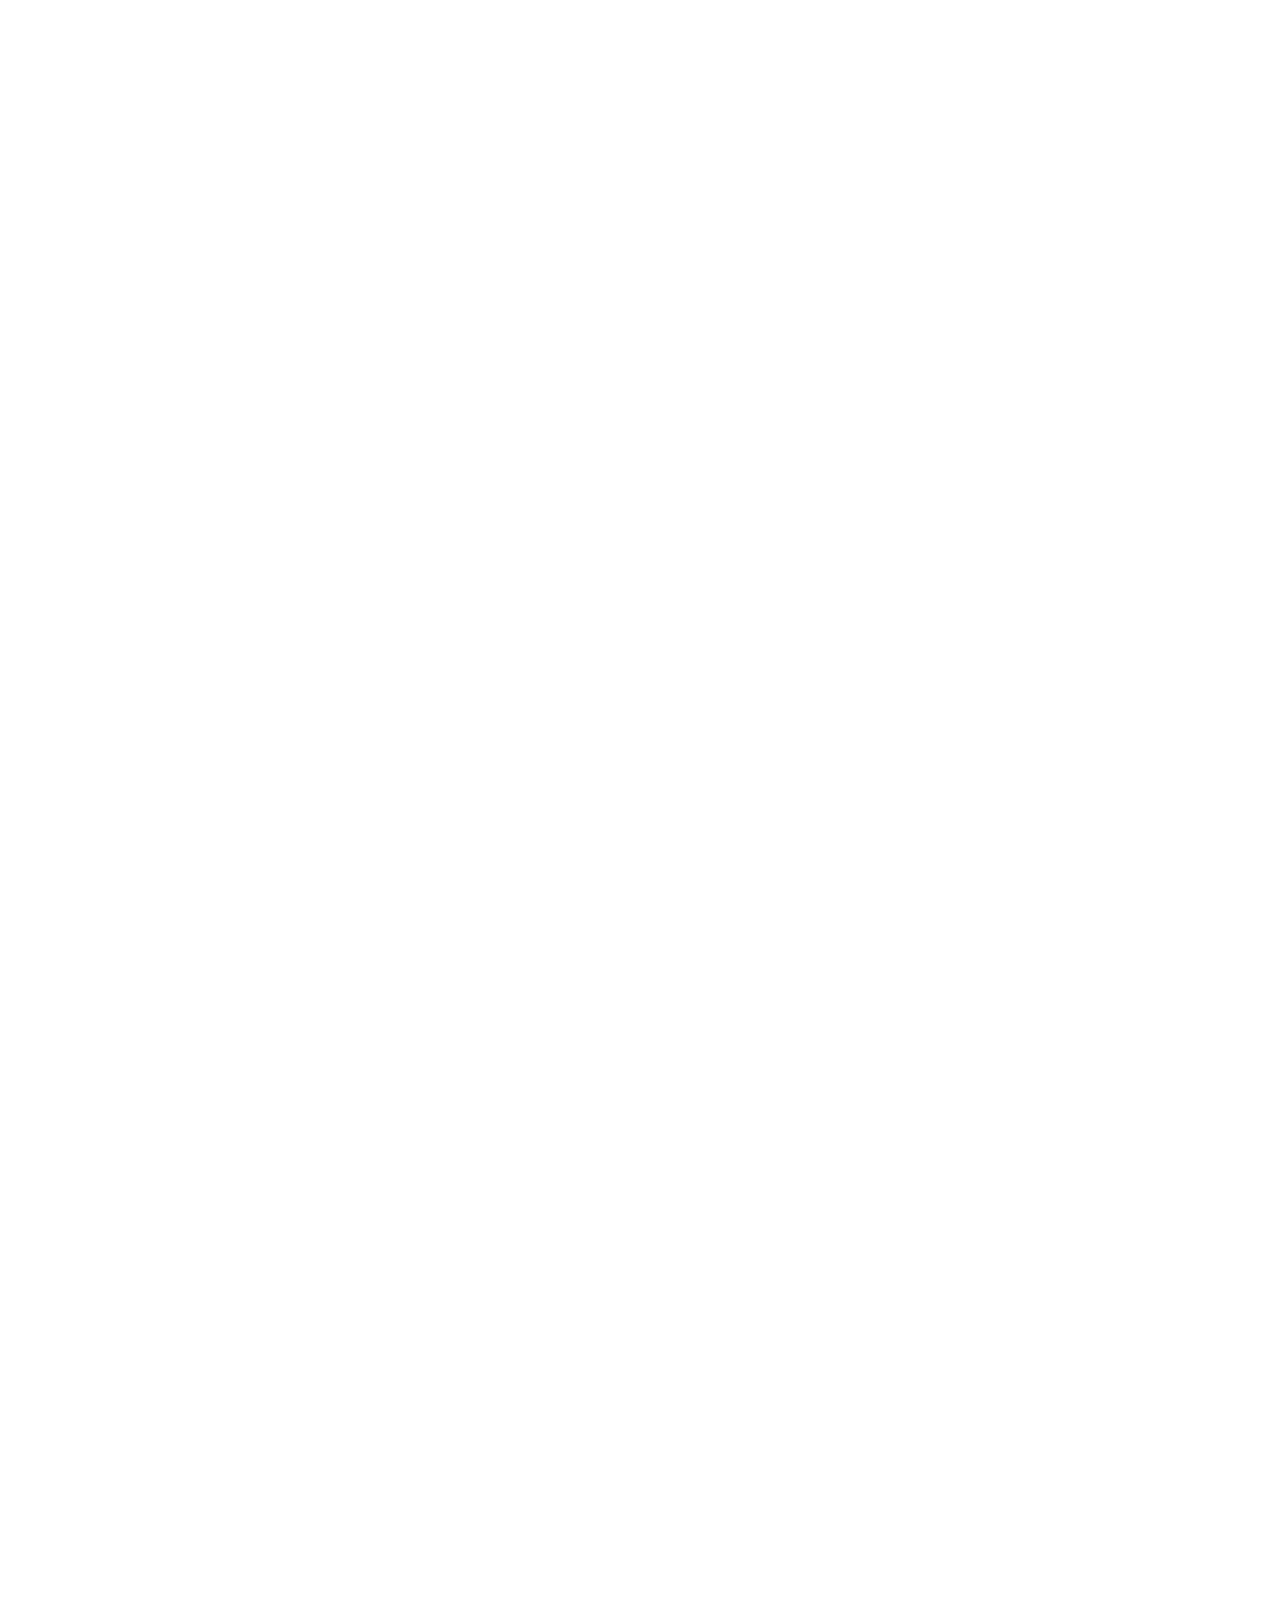
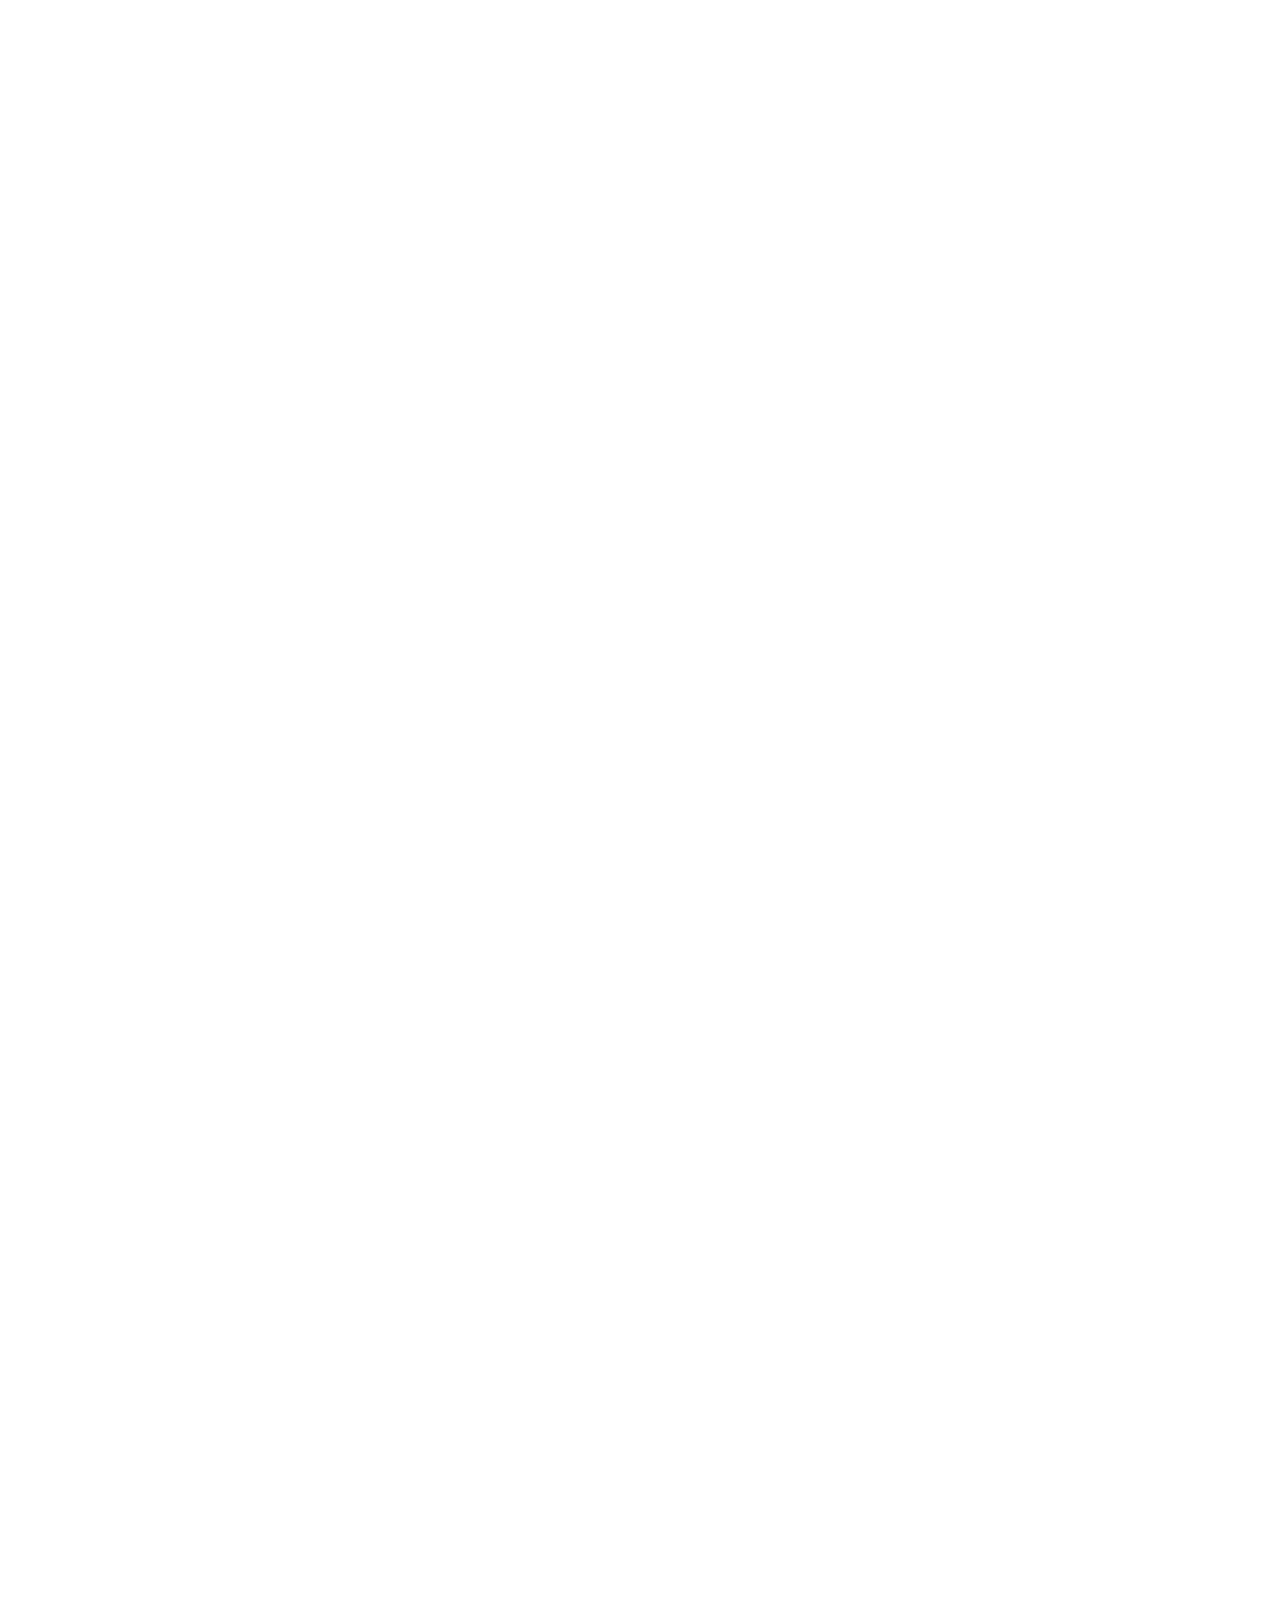
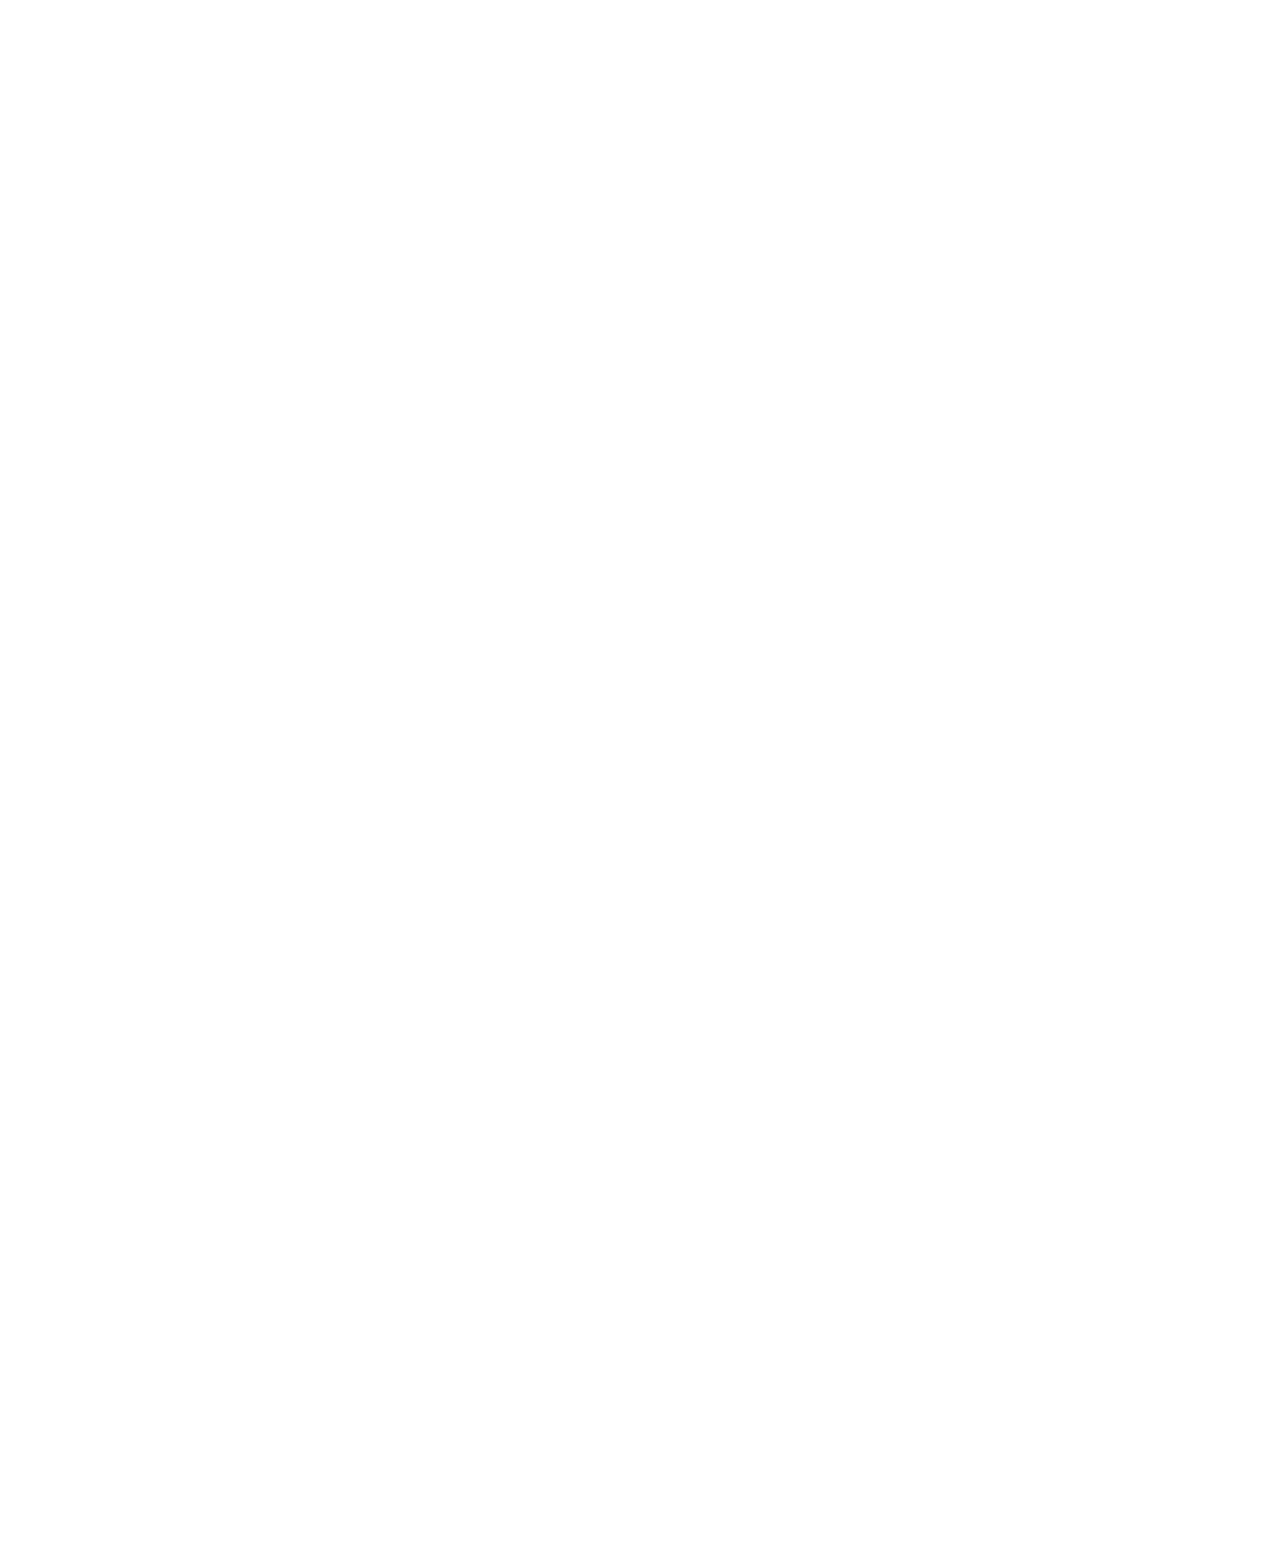
<file: program.html>
<!DOCTYPE html>
<html lang="bg">

<head>
    <meta charset="UTF-8">
    <meta name="viewport" content="width=device-width, initial-scale=1.0">

    <!--=============== FAVICON ===============-->
    <link rel="shortcut icon" href="./assets/img/popcorn.png" type="image/x-icon">

    <!--=============== BOXICONS ===============-->
    <link href='https://unpkg.com/boxicons@2.1.4/css/boxicons.min.css' rel='stylesheet'>

    <!--=============== SWIPER CSS ===============-->
    <link rel="stylesheet" href="./assets/css/swiper-bundle.min.css">

    <!--=============== CSS ===============-->
    <link rel="stylesheet" href="./assets/css/styles.css">

    <title>CineFest - The BEST Festival</title>
</head>

<body>
    <!--==================== HEADER ====================-->
    <header class="header" id="header">
        <nav class="nav container">
            <a href="index.html" class="nav__logo">
                 CineFest <div class="logo__img"><img src="./assets/img/popcorn.png" alt=""></div>
            </a>

            <div class="nav__menu">
                <ul class="nav__list">
                    <li class="nav__item">
                        <a href="./history.html" class="nav__link active-link">
                            <i class="bx bx-home-alt-2"></i>
                            <span>История</span>
                        </a>
                    </li>

                    <li class="nav__item">
                        <a href="./jury.html" class="nav__link">
                            <i class="bx bx-building-house"></i>
                            <span>Жури</span>
                        </a>
                    </li>

                    <li class="nav__item">
                        <a href="./organisation.html" class="nav__link">
                            <i class="bx bx-award"></i>
                            <span>Организатори</span>
                        </a>
                    </li>

                    <li class="nav__item">
                        <a href="#contact" class="nav__link">
                            <i class="bx bx-phone"></i>
                            <span>Програма</span>
                        </a>
                    </li>
                </ul>
            </div>

            <!-- ==================== Theme change button ==================== -->
            <i class="bx bx-moon change-theme" id="theme-button"></i>

            <a href="./award.html" class="button nav__button">
                Награди
            </a>
        </nav>
    </header>

    <section class="subscribe section">
      <div class="subscribe__container container">
          <h1 class="subscribe__title">
              Магадаскар
          </h1>
          <img src="./assets/img/madagaskar.jpg" alt="">
          <p class="subscribe__description">
            От създателите на "Бягството на пилето" и "Уолъс и Громит". ... Когато Шон решава да си вземе почивен ден и да се отдаде на забавления, той не подозира какви приключения го очакват.
          </p>
          
      </div>
      <div class="subscribe__container container">
        <h1 class="subscribe__title">
            Магадаскар
        </h1>
        <img src="./assets/img/madagaskar.jpg" alt="">
        <p class="subscribe__description">
          От създателите на "Бягството на пилето" и "Уолъс и Громит". ... Когато Шон решава да си вземе почивен ден и да се отдаде на забавления, той не подозира какви приключения го очакват.
        </p>
        
    </div>
    <div class="subscribe__container container">
      <h1 class="subscribe__title">
          Магадаскар
      </h1>
      <img src="./assets/img/madagaskar.jpg" alt="">
      <p class="subscribe__description">
        От създателите на "Бягството на пилето" и "Уолъс и Громит". ... Когато Шон решава да си вземе почивен ден и да се отдаде на забавления, той не подозира какви приключения го очакват.
      </p>
      
  </div>
  <div class="subscribe__container container">
    <h1 class="subscribe__title">
        Магадаскар
    </h1>
    <img src="./assets/img/madagaskar.jpg" alt="">
    <p class="subscribe__description">
      От създателите на "Бягството на пилето" и "Уолъс и Громит". ... Когато Шон решава да си вземе почивен ден и да се отдаде на забавления, той не подозира какви приключения го очакват.
    </p>
    
</div>
<div class="subscribe__container container">
  <h1 class="subscribe__title">
      Магадаскар
  </h1>
  <img src="./assets/img/madagaskar.jpg" alt="">
  <p class="subscribe__description">
    От създателите на "Бягството на пилето" и "Уолъс и Громит". ... Когато Шон решава да си вземе почивен ден и да се отдаде на забавления, той не подозира какви приключения го очакват.
  </p>
  
</div><div class="subscribe__container container">
  <h1 class="subscribe__title">
      Магадаскар
  </h1>
  <img src="./assets/img/madagaskar.jpg" alt="">
  <p class="subscribe__description">
    От създателите на "Бягството на пилето" и "Уолъс и Громит". ... Когато Шон решава да си вземе почивен ден и да се отдаде на забавления, той не подозира какви приключения го очакват.
  </p>
  
</div>
  </section>


        <!--==================== FOOTER ====================-->
    <footer class="footer section">
      <div class="footer__container container grid">
          <div class="">
              <a href="#" class="footer__logo">
                  CineFest <div class="logo__img"><img src="./assets/img/popcorn.png" alt=""></div>
              </a>
              <p class="footer__description">
                   Най-успешният<br>
                  кино фест.
              </p>
          </div>

          <div class="footer__content">
              <div class="">
                  <h3 class="footer__title">
                      Информация
                  </h3>

                  <ul class="footer__links">
                      <li>
                          <a href="./" class="footer__link">За нас</a>
                      </li>
                      <li>
                          <a href="#" class="footer__link">За организацията</a>
                      </li>
                      <li>
                          <a href="#" class="footer__link">История</a>
                      </li>
                  </ul>
              </div>

              <div class="">
                  <h3 class="footer__title">
                      Благотворителност
                  </h3>

                  <ul class="footer__links">
                      <li>
                          <a href="#" class="footer__link">Кауза</a>
                      </li>
                      <li>
                          <a href="#" class="footer__link">Спонсори</a>
                      </li>
                      <li>
                          <a href="#" class="footer__link">Общност</a>
                      </li>
                  </ul>
              </div>

              <div class="">
                  <h3 class="footer__title">
                      Помощ
                  </h3>

                  <ul class="footer__links">
                      <li>
                          <a href="#" class="footer__link">Въпроси</a>
                      </li>
                      <li>
                          <a href="#" class="footer__link">Билети</a>
                      </li>
                      <li>
                          <a href="#" class="footer__link">Свържете се с нас
                          </a>
                      </li>
                  </ul>
              </div>

              <div class="">
                  <h3 class="footer__title">
                      Последвайте ни
                  </h3>

                  <ul class="footer__social">
                      <a href="https://www.facebook.com/" target="_blank" class="footer__social-link">
                          <i class="bx bxl-facebook-circle"></i>
                      </a>
                      <a href="https://www.instagram.com/" target="_blank" class="footer__social-link">
                          <i class="bx bxl-instagram-alt"></i>
                      </a>
                      <a href="https://www.pinterest.com/" target="_blank" class="footer__social-link">
                          <i class="bx bxl-twitter"></i>
                      </a>
                  </ul>
              </div>
          </div>
      </div>

      <div class="footer__info container">
          <span class="footer__copy">
              &#169; Mark Veskov. All rights reserved
          </span>

          <div class="footer__privacy">
              <a href="#terms-popup">Terms & Conditions</a>
              <a href="#">Privacy Policy</a>
          </div>
      </div>

      <div class="overlay" id="terms-popup">
          <div class="terms__popup">
                  <h2 class="terms__title">Terms & Conditions</h2>
                  <a class="close" href="#exit">&times;</a>
              <div class="terms__content">
                  <h1>Terms and Conditions</h1>
                  <p>Last updated: November 18, 2022</p>
                  <p>Please read these terms and conditions carefully before using Our Service.</p>
                  <h1>Interpretation and Definitions</h1>
                  <h2>Interpretation</h2>
                  <p>The words of which the initial letter is capitalized have meanings defined under the following
                      conditions. The
                      following definitions shall have the same meaning regardless of whether they appear in singular
                      or in plural.</p>
                  <h2>Definitions</h2>
                  <p>For the purposes of these Terms and Conditions:</p>
                  <ul>
                      <li>
                          <p><strong>Affiliate</strong> means an entity that controls, is controlled by or is under
                              common control with a
                              party, where &quot;control&quot; means ownership of 50% or more of the shares, equity
                              interest or other
                              securities entitled to vote for election of directors or other managing authority.</p>
                      </li>
                      <li>
                          <p><strong>Country</strong> refers to: Bulgaria</p>
                      </li>
                      <li>
                          <p><strong>Company</strong> (referred to as either &quot;the Company&quot;, &quot;We&quot;,
                              &quot;Us&quot; or
                              &quot;Our&quot; in this Agreement) refers to Estate Haul , Bulgaria, &quot;Druzhba&quot;
                              1.</p>
                      </li>
                      <li>
                          <p><strong>Device</strong> means any device that can access the Service such as a computer,
                              a cellphone or a
                              digital tablet.</p>
                      </li>
                      <li>
                          <p><strong>Service</strong> refers to the Website.</p>
                      </li>
                      <li>
                          <p><strong>Terms and Conditions</strong> (also referred as &quot;Terms&quot;) mean these
                              Terms and Conditions that
                              form the entire agreement between You and the Company regarding the use of the Service.
                              This Terms and
                              Conditions agreement has been created with the help of the <a
                                  href="https://www.termsfeed.com/terms-conditions-generator/"
                                  target="_blank">TermsFeed Terms and Conditions
                                  Generator</a>.</p>
                      </li>
                      <li>
                          <p><strong>Third-party Social Media Service</strong> means any services or content
                              (including data, information,
                              products or services) provided by a third-party that may be displayed, included or made
                              available by the
                              Service.</p>
                      </li>
                      <li>
                          <p><strong>Website</strong> refers to Estate Haul, accessible from <a
                                  href="https://www.CineFest.com" rel="external nofollow noopener"
                                  target="_blank">https://www.CineFest.com</a></p>
                      </li>
                      <li>
                          <p><strong>You</strong> means the individual accessing or using the Service, or the company,
                              or other legal entity
                              on behalf of which such individual is accessing or using the Service, as applicable.</p>
                      </li>
                  </ul>
                  <h1>Acknowledgment</h1>
                  <p>These are the Terms and Conditions governing the use of this Service and the agreement that
                      operates between You
                      and the Company. These Terms and Conditions set out the rights and obligations of all users
                      regarding the use of the
                      Service.</p>
                  <p>Your access to and use of the Service is conditioned on Your acceptance of and compliance with
                      these Terms and
                      Conditions. These Terms and Conditions apply to all visitors, users and others who access or use
                      the Service.</p>
                  <p>By accessing or using the Service You agree to be bound by these Terms and Conditions. If You
                      disagree with any
                      part of these Terms and Conditions then You may not access the Service.</p>
                  <p>You represent that you are over the age of 18. The Company does not permit those under 18 to use
                      the Service.</p>
                  <p>Your access to and use of the Service is also conditioned on Your acceptance of and compliance
                      with the Privacy
                      Policy of the Company. Our Privacy Policy describes Our policies and procedures on the
                      collection, use and
                      disclosure of Your personal information when You use the Application or the Website and tells
                      You about Your privacy
                      rights and how the law protects You. Please read Our Privacy Policy carefully before using Our
                      Service.</p>
                  <h1>Links to Other Websites</h1>
                  <p>Our Service may contain links to third-party web sites or services that are not owned or
                      controlled by the Company.
                  </p>
                  <p>The Company has no control over, and assumes no responsibility for, the content, privacy
                      policies, or practices of
                      any third party web sites or services. You further acknowledge and agree that the Company shall
                      not be responsible
                      or liable, directly or indirectly, for any damage or loss caused or alleged to be caused by or
                      in connection with
                      the use of or reliance on any such content, goods or services available on or through any such
                      web sites or
                      services.</p>
                  <p>We strongly advise You to read the terms and conditions and privacy policies of any third-party
                      web sites or
                      services that You visit.</p>
                  <h1>Termination</h1>
                  <p>We may terminate or suspend Your access immediately, without prior notice or liability, for any
                      reason whatsoever,
                      including without limitation if You breach these Terms and Conditions.</p>
                  <p>Upon termination, Your right to use the Service will cease immediately.</p>
                  <h1>Limitation of Liability</h1>
                  <p>Notwithstanding any damages that You might incur, the entire liability of the Company and any of
                      its suppliers
                      under any provision of this Terms and Your exclusive remedy for all of the foregoing shall be
                      limited to the amount
                      actually paid by You through the Service or 100 USD if You haven't purchased anything through
                      the Service.</p>
                  <p>To the maximum extent permitted by applicable law, in no event shall the Company or its suppliers
                      be liable for any
                      special, incidental, indirect, or consequential damages whatsoever (including, but not limited
                      to, damages for loss
                      of profits, loss of data or other information, for business interruption, for personal injury,
                      loss of privacy
                      arising out of or in any way related to the use of or inability to use the Service, third-party
                      software and/or
                      third-party hardware used with the Service, or otherwise in connection with any provision of
                      this Terms), even if
                      the Company or any supplier has been advised of the possibility of such damages and even if the
                      remedy fails of its
                      essential purpose.</p>
                  <p>Some states do not allow the exclusion of implied warranties or limitation of liability for
                      incidental or
                      consequential damages, which means that some of the above limitations may not apply. In these
                      states, each party's
                      liability will be limited to the greatest extent permitted by law.</p>
                  <h1>&quot;AS IS&quot; and &quot;AS AVAILABLE&quot; Disclaimer</h1>
                  <p>The Service is provided to You &quot;AS IS&quot; and &quot;AS AVAILABLE&quot; and with all faults
                      and defects
                      without warranty of any kind. To the maximum extent permitted under applicable law, the Company,
                      on its own behalf
                      and on behalf of its Affiliates and its and their respective licensors and service providers,
                      expressly disclaims
                      all warranties, whether express, implied, statutory or otherwise, with respect to the Service,
                      including all implied
                      warranties of merchantability, fitness for a particular purpose, title and non-infringement, and
                      warranties that may
                      arise out of course of dealing, course of performance, usage or trade practice. Without
                      limitation to the foregoing,
                      the Company provides no warranty or undertaking, and makes no representation of any kind that
                      the Service will meet
                      Your requirements, achieve any intended results, be compatible or work with any other software,
                      applications,
                      systems or services, operate without interruption, meet any performance or reliability standards
                      or be error free or
                      that any errors or defects can or will be corrected.</p>
                  <p>Without limiting the foregoing, neither the Company nor any of the company's provider makes any
                      representation or
                      warranty of any kind, express or implied: (i) as to the operation or availability of the
                      Service, or the
                      information, content, and materials or products included thereon; (ii) that the Service will be
                      uninterrupted or
                      error-free; (iii) as to the accuracy, reliability, or currency of any information or content
                      provided through the
                      Service; or (iv) that the Service, its servers, the content, or e-mails sent from or on behalf
                      of the Company are
                      free of viruses, scripts, trojan horses, worms, malware, timebombs or other harmful components.
                  </p>
                  <p>Some jurisdictions do not allow the exclusion of certain types of warranties or limitations on
                      applicable statutory
                      rights of a consumer, so some or all of the above exclusions and limitations may not apply to
                      You. But in such a
                      case the exclusions and limitations set forth in this section shall be applied to the greatest
                      extent enforceable
                      under applicable law.</p>
                  <h1>Governing Law</h1>
                  <p>The laws of the Country, excluding its conflicts of law rules, shall govern this Terms and Your
                      use of the Service.
                      Your use of the Application may also be subject to other local, state, national, or
                      international laws.</p>
                  <h1>Disputes Resolution</h1>
                  <p>If You have any concern or dispute about the Service, You agree to first try to resolve the
                      dispute informally by
                      contacting the Company.</p>
                  <h1>For European Union (EU) Users</h1>
                  <p>If You are a European Union consumer, you will benefit from any mandatory provisions of the law
                      of the country in
                      which you are resident in.</p>
                  <h1>United States Legal Compliance</h1>
                  <p>You represent and warrant that (i) You are not located in a country that is subject to the United
                      States government
                      embargo, or that has been designated by the United States government as a &quot;terrorist
                      supporting&quot; country,
                      and (ii) You are not listed on any United States government list of prohibited or restricted
                      parties.</p>
                  <h1>Severability and Waiver</h1>
                  <h2>Severability</h2>
                  <p>If any provision of these Terms is held to be unenforceable or invalid, such provision will be
                      changed and
                      interpreted to accomplish the objectives of such provision to the greatest extent possible under
                      applicable law and
                      the remaining provisions will continue in full force and effect.</p>
                  <h2>Waiver</h2>
                  <p>Except as provided herein, the failure to exercise a right or to require performance of an
                      obligation under these
                      Terms shall not effect a party's ability to exercise such right or require such performance at
                      any time thereafter
                      nor shall the waiver of a breach constitute a waiver of any subsequent breach.</p>
                  <h1>Translation Interpretation</h1>
                  <p>These Terms and Conditions may have been translated if We have made them available to You on our
                      Service.
                      You agree that the original English text shall prevail in the case of a dispute.</p>
                  <h1>Changes to These Terms and Conditions</h1>
                  <p>We reserve the right, at Our sole discretion, to modify or replace these Terms at any time. If a
                      revision is
                      material We will make reasonable efforts to provide at least 30 days' notice prior to any new
                      terms taking effect.
                      What constitutes a material change will be determined at Our sole discretion.</p>
                  <p>By continuing to access or use Our Service after those revisions become effective, You agree to
                      be bound by the
                      revised terms. If You do not agree to the new terms, in whole or in part, please stop using the
                      website and the
                      Service.</p>
                  <h1>Contact Us</h1>
                  <p>If you have any questions about these Terms and Conditions, You can contact us:</p>
                  <ul>
                      <li>By email: mark.veskov@abv.bg</li>
                  </ul> 
              </div>
          </div>
      </div>

  </footer>


  <!--========== SCROLL UP ==========-->
  <a href="#" class="scrollup" id="scroll-up">
      <i class="bx bxs-chevrons-up"></i>
  </a>

  <!--=============== SCROLLREVEAL ===============-->
  <script src="./assets/js/scrollreveal.min.js"></script>

  <!--=============== SWIPER JS ===============-->
  <script src="./assets/js/swiper-bundle.min.js"></script>

  <!--=============== MAIN JS ===============-->
  <script src="./assets/js/main.js"></script>
  </body>
  </html>
</file>
<file: assets/css/styles.css>
/*=============== GOOGLE FONTS ===============*/
@import url("https://fonts.googleapis.com/css2?family=Poppins:wght@400;500;600&display=swap");

/*=============== VARIABLES CSS ===============*/
:root {
  --header-height: 3.5rem;

  /*========== Colors ==========*/
  /*Color mode HSL(hue, saturation, lightness)*/
  --first-color: hsl(228, 66%, 53%);
  --first-color-alt: hsl(228, 66%, 47%);
  --first-color-light: hsl(228, 62%, 59%);
  --first-color-lighten: hsl(228, 100%, 97%);
  --second-color: hsl(25, 83%, 53%);
  --title-color: hsl(228, 57%, 28%);
  --text-color: hsl(228, 15%, 50%);
  --text-color-light: hsl(228, 12%, 75%);
  --border-color: hsl(228, 99%, 98%);
  --body-color: #fff;
  --container-color: #fff;

  /*========== Font and typography ==========*/
  /*.5rem = 8px | 1rem = 16px ...*/
  --body-font: 'Poppins', sans-serif;
  --biggest-font-size: 2.25rem;
  --h1-font-size: 1.5rem;
  --h2-font-size: 1.25rem;
  --h3-font-size: 1rem;
  --normal-font-size: .938rem;
  --small-font-size: .813rem;
  --smaller-font-size: .75rem;

  /*========== Font weight ==========*/
  --font-medium: 500;
  --font-semi-bold: 600;

  /*========== z index ==========*/
  --z-tooltip: 10;
  --z-fixed: 100;
}

/* Responsive typography */
@media screen and (min-width: 1024px) {
  :root {
    --biggest-font-size: 4rem;
    --h1-font-size: 2.25rem;
    --h2-font-size: 1.5rem;
    --h3-font-size: 1.25rem;
    --normal-font-size: 1rem;
    --small-font-size: .875rem;
    --smaller-font-size: .813rem;
  }
}

/*=============== BASE ===============*/
* {
  box-sizing: border-box;
  padding: 0;
  margin: 0;
}

html {
  scroll-behavior: smooth;
}

body {
  font-family: var(--body-font);
  font-size: var(--normal-font-size);
  background-color: var(--body-color);
  color: var(--text-color);
  transition: .3s; /* For animation dark mode */
}

h1, h2, h3 {
  color: var(--title-color);
  font-weight: var(--font-semi-bold);
}

ul {
  list-style: none;
}

a {
  text-decoration: none;
}

img {
  max-width: 100%;
  height: auto;
}

input,
button {
  font-family: var(--body-font);
  outline: none;
  border: none;
}

/*=============== THEME ===============*/
.change-theme{
  font-size: 1.25rem;
  color: #fff;
  cursor: pointer;
  transition: .3s;
}

.change-theme:hover{
  color: var(--first-color);
}

/*========== Variables Dark theme ==========*/
body.dark-theme{
  --first-color: hsl(228, 66%, 62%);
  --second-color: hsl(25, 57%, 54%);
  --title-color: hsl(228, 8%, 95%);
  --text-color: hsl(228, 8%, 70%);
  --border-color: hsl(228, 16%, 14%);
  --body-color: hsl(228, 12%, 8%);
  --container-color: hsl(228, 16%, 12%);
}

/*========== 
    Color changes in some parts of 
    the website, in dark theme 
==========*/
.dark-theme .home__search,
.dark-theme .swiper-button-next,
.dark-theme .swiper-button-prev{
  border: 3px solid var(--border-color);
}

.dark-theme .nav__menu,
.dark-theme .home__img,
.dark-theme .popular__card:hover,
.dark-theme .value__img,
.dark-theme .accordion-open,
.dark-theme .accordion-open .value__accordion-icon,
.dark-theme .accordion-open .value__accordion-arrow,
.dark-theme .contact__img,
.dark-theme .contact__card-box:hover,
.dark-theme .scrollup{
  box-shadow: none;
}

.dark-theme .value__orbe,
.dark-theme .value__accordion-icon,
.dark-theme .value__accordion-arrow,
.dark-theme .contact__orbe,
.dark-theme .contact__card i,
.dark-theme .contact__card-button,
.dark-theme .subscribe__container{
  background-color: var(--container-color);
}

.dark-theme .subscribe__container{
  border: 6px solid var(--border-color);
}

.dark-theme .subscribe__description{
  color: var(--text-color);
}

.dark-theme::-webkit-scrollbar{
  background-color: hsl(228, 4%, 15%);
}

.dark-theme::-webkit-scrollbar-thumb{
  background-color: hsl(228, 4%, 25%);
}

.dark-theme::-webkit-scrollbar-thumb:hover{
  background-color: hsl(228, 4%, 35%);
}

/*=============== REUSABLE CSS CLASSES ===============*/
.container {
  max-width: 1024px;
  margin-left: 1.5rem;
  margin-right: 1.5rem;
}

.grid {
  display: grid;
}

.section {
  padding: 4.5rem 0 2rem;
}

.section__title {
  font-size: var(--h2-font-size);
  margin-bottom: 1rem;
}

.section__title span {
  color: var(--second-color);
}

.section__subtitle {
  display: block;
  font-size: var(--small-font-size);
  color: var(--second-color);
}

.main {
  overflow: hidden; /* For the animations ScrollReveal*/
}

/*=============== HEADER & NAV ===============*/
.header{
  position: fixed;
  top: 0;
  left: 0;
  width: 100%;
  background-color: transparent;
  z-index: var(--z-fixed);
  transition: .4s;
}

.nav{
  height: var(--header-height);
  display: flex;
  justify-content: space-between;
  align-items: center;
}

.nav__logo{
  color: #fff;
  display: inline-flex;
  align-items: center;
  column-gap: .25rem;
  font-weight: var(--font-medium);
  transition: .3s;
}

.nav__logo i{
  font-size: 1rem;
}

.nav__logo:hover{
  color: var(--first-color);
}

@media screen and (max-width: 1023px){
  .nav__menu{
    position: fixed;
    bottom: 2rem;
    background-color: var(--container-color);
    box-shadow: 0 8px 24px hsla(228, 66%, 45%, .15);
    width: 90%;
    left: 0;
    right: 0;
    margin: 0 auto;
    padding: 1.3rem 3rem;
    border-radius: 1.25rem;
    transition: .4s;
  }

  .nav__list{
    display: flex;
    justify-content: space-between;
    align-items: center;
  }

  .nav__link{
    color: var(--text-color);
    display: flex;
    padding: .5rem;
    border-radius: 50%;
  }

  .nav__link i{
    font-size: 1.25rem;
  }
 
  .nav__link span{
    display: none;
  }
}
/* Change background header */
.scroll-header{
  background-color: var(--body-color);
  box-shadow: 0 1px 4px hsla(228, 4%, 15%, .1);
}

.scroll-header .nav__logo{
  color: var(--first-color);
}

.scroll-header .change-theme{
  color: var(--title-color);
}

/* Active link */
.active-link{
  background: linear-gradient(101deg, hsl(228, 66%, 53%), hsl(228, 66%, 47%));
  color: #fff;
  box-shadow: 0 4px 8px hsla(228, 66%, 45%, .25);
}

/*=============== HOME ===============*/
.home{
  background: linear-gradient(170deg, hsl(0, 0%, 22%) 0%, hsl(0, 0%, 6%) 30%);
  padding-bottom: 0;
}

.home__container{
  padding-top: 4rem;
  row-gap: 3.5rem;
}

.home__title,
.home__value-number{
  color: #fff;
}

.home__title{
  font-size: var(--biggest-font-size);
  line-height: 120%;
  margin-bottom: 1.25rem;
}

.home__description{
  color: var(--text-color-light);
  margin-bottom: 2rem;
}

.home__search{
  background-color: var(--body-color);
  padding: .35rem .35rem .35rem .75rem;
  display: flex;
  align-items: center;
  border-radius: .75rem;
  border: 3px solid var(--text-color-light);
  margin-bottom: 2rem;
}

.home__search i{
  font-size: 1.25rem;
  color: var(--first-color);
}

.home__search-input{
  width: 90%;
  background-color: var(--body-color);
  color: var(--text-color);
  margin: 0 .5rem;
}

.home__search-input::placeholder{
  color: var(--text-color-light);
}

.home__value{
  display: flex;
  column-gap: 2.5rem;
}

.home__value-number{
  font-size: var(--h1-font-size);
  font-weight: var(--font-medium);
}

.home__value-number span{
  color: var(--second-color);
}

.home__value-description{
  display: flex;
  color: var(--text-color-light);
  font-size: var(--smaller-font-size);
}

.home__images{
  position: relative;
  display: flex;
  justify-content: center;
}

.home__orbe{
  width: 265px;
  height: 284px;
  background: linear-gradient(180deg, hsl(0, 0%, 16%) 93%, hsl(0, 0%, 67%) 100%);
  border-radius: 135px 135px 0 0;
}

.home__img{
  position: absolute;
  width: 250px;
  height: 300px;
  overflow: hidden;
  border-radius: 125px 125px 12px 12px;
  display: inline-flex;
  align-items: flex-end;
  bottom: -1.5rem;
  box-shadow: 0 16px 32px hsla(228, 66%, 25%, .25);
}
/*=============== BUTTON ===============*/
.button{
  display: inline-block;
  background: linear-gradient(101deg, hsl(228, 66%, 53%), hsl(228, 66%, 47%));
  color: #fff;
  padding: 14px 28px;
  border-radius: .5rem;
  font-size: var(--normal-font-size);
  font-weight: var(--font-medium);
  box-shadow: 0 4px 8px hsla(228, 66%, 45%, .25);
  transition: .3s;
  cursor: pointer;
}

.button:hover{
  box-shadow: 0 4px 12px hsla(228, 66%, 45%, .25);
}

.nav__button{
  display: none;
}
/*=============== LOGOS ===============*/
.logos__container{
  padding-top: 2rem;
  grid-template-columns: repeat(2, 1fr);
  gap: 3rem 2rem;
  justify-items: center;
}

.logos__img img{
  height: 60px;
  opacity: .2;
  transition: .3s;
}

.logos__img img:hover{
  opacity: .6;
}
/*=============== POPULAR ===============*/
.popular__container{
  padding: 1rem 0 5rem;
}

.popular__card{
  width: 290px;
  background-color: var(--container-color);
  padding: .5rem .5rem 1.5rem;
  border-radius: 1rem;
  margin: 0 auto;
  transition: .4s;
}

.popular__img{
  border-radius: 1rem;
  margin-bottom: 1rem;
}

.popular__data{
  padding: 0 1rem 0 .5rem;
}

.popular__price{
  font-size: var(--h2-font-size);
  color: var(--text-color);
  margin-bottom: .25rem;
}

.popular__price span{
  color: var(--second-color);
}

.popular__title{
  font-size: var(--h3-font-size);
  margin-bottom: .75rem;
}

.popular__description{
  font-size: var(--small-font-size);
}

.popular__card:hover{
  box-shadow: 0 12px 16px hsla(228, 66%, 45%, .1);
}
/* Swiper class */
.swiper-button-prev::after,
.swiper-button-next::after{
  content: "";
}

.swiper-button-next,
.swiper-button-prev{
top: initial;
bottom: 0;
width: initial;
height: initial;
background-color: var(--container-color);
border: 2px solid var(--text-color-light);
padding: 6px;
border-radius: .5rem;
font-size: 1.5rem;
color: var(--first-color);
}

.swiper-button-prev{
  left: calc(50% - 3rem);
}

.swiper-button-next{
  right: calc(50% - 3rem);
}
/*=============== VALUE ===============*/
.value__container{
  row-gap: 3rem;
}

.value__images{
  position: relative;
  display: flex;
  justify-content: center;
}

.value__orbe{
  width: 266px;
  height: 316px;
  background-color: hsl(228, 24%, 97%);
  border-radius: 135px 135px 16px 16px;
}

.value__img{
  position: absolute;
  width: 250px;
  height: 300px;
  overflow: hidden;
  border-radius: 125px 125px 12px 12px;
  inset: 0;
  margin: auto;
  box-shadow: 0 16px 32px hsla(228, 66%, 25%, .25);
}

.value__description{
font-size: var(--small-font-size);
margin-bottom: 2rem;
}

.value__accordion{
  display: grid;
  row-gap: 1.5rem;
}

.value__accordion-item{
  background-color: var(--body-color);
  border: 2px solid var(--border-color);
  border-radius: .5rem;
  padding: 1rem .75rem;
}

.value__accordion-header{
  display: flex;
  align-items: center;
  cursor: pointer;
}

.value__accordion-icon{
  background-color: var(--first-color-lighten);
  padding: 5px;
  border-radius: .25rem;
  font-size: 18px;
  color: var(--first-color);
  margin-right: .75rem;
  transition: .3s;
}

.value__accordion-title{
  font-size: var(--small-font-size);
}

.value__accordion-arrow{
  display: inline-flex;
  background-color: var(--first-color-lighten);
  padding: .25rem;
  color: var(--first-color);
  border-radius: 2px;
  font-size: 10px;
  margin-left: auto;
  transition: .3s;
}

.value__accordion-arrow i{
  transition: .4s;
}

.value__accordion-description{
  font-size: var(--smaller-font-size);
  padding: 1.25rem 2.5rem 0 2.75rem;
}

.value__accordion-content{
  overflow: hidden;
  height: 0;
  transition: all .25s ease;
}

/* VIDEO SECTION */

.video__sec{
  display: flex;
  position: relative;
  justify-content: center;

}

.video{
  width: 1000px;
  border: 3px solid var(--first-color-alt);
  border-radius: 1rem;
}

/* ORGANISAZTION */
.wrapper {
  background-color: #ffffff;
  position: absolute;
  width: 80vw;
  max-width: 41em;
  min-height: 25em;
  border-radius: 0.6em;
  transform: translate(-50%, -50%);
  left: 50%;
  top: 50%;
  box-shadow: 0 1.8em 3em rgba(1, 17, 39, 0.15);
  display: flex;
}
.testimonial-container {
  width: 85%;
  height: 100%;
  position: relative;
  margin: auto;
  padding: 1.8em 1.2em;
}
.wrapper button {
  font-size: 1.8em;
  height: 2.2em;
  width: 2.2em;
  background-color: #ffffff;
  position: absolute;
  margin: auto;
  top: 0;
  bottom: 0;
  border: none;
  color: #0a69ed;
  box-shadow: 0 0 1em rgba(1, 17, 39, 0.25);
  cursor: pointer;
  border-radius: 50%;
}
button#next {
  right: -1.1em;
}
button#prev {
  left: -1.1em;
}
.testimonial-container p {
  color: #8c8c90;
  text-align: center;
  font-size: 0.9em;
  line-height: 2em;
  letter-spacing: 0.05em;
}
.testimonial-container img {
  display: block;
  margin: 1.8em auto 1.25em auto;
  border-radius: 50%;
  width: 4.4em;
}
.testimonial-container h3 {
  color: #2d3d67;
  font-size: 1em;
  text-align: center;
}
.testimonial-container h6 {
  color: #bcc4da;
  font-size: 0.9em;
  letter-spacing: 0.03em;
  font-weight: 400;
  text-align: center;
}
@media screen and (max-width: 650px) {
  .wrapper {
    font-size: 14px;
  }
}
/* TESTIMONIALS */

.testimonials{
  padding: 40px 0;
  background: #000000e8;
  color: #434343;
  text-align: center;
  padding-top: 10rem;
}
.inner{
  max-width: 1200px;
  margin: auto;
  overflow: hidden;
  padding: 0 20px;
}

.border{
  width: 160px;
  height: 5px;
  background: #6ab04c;
  margin: 26px auto;

}

.row{
  display: flex;
  flex-wrap: wrap;
  justify-content: center;
}
.col{
  flex: 33.33%;
  max-width: 33.33%;
  box-sizing: border-box;
  padding: 15px;
}
.testimonial{
  background: #fff;
  padding: 30px;
  border-radius: 1rem;
}
.testimonial img{
  width: 100px;
  height: 100px;
  border-radius: 50%;
}
.name{
  font-size: 20px;
  text-transform: uppercase;
  margin: 20px 0;
}
.stars{
  color: #6ab04c;
  margin-bottom: 20px;
}


@media screen and (max-width:960px) {
.col{
  flex: 100%;
  max-width: 80%;
}
}

@media screen and (max-width:600px) {
.col{
  flex: 100%;
  max-width: 100%;
}
}


/*===================== HISTORY ===================== */

.container__his {
  min-height: 100vh;
  width: 100%;
  display: flex;
  align-items: center;
  justify-content: center;
  padding: 100px 0;
  background-color: #111;
  padding: 10rem;
}
.timeline {
  width: 80%;
  height: auto;
  max-width: 800px;
  margin: 0 auto;
  position: relative;
}

.timeline ul {
  list-style: none;
}
.timeline ul li {
  padding: 20px;
  background-color: #1e1f22;
  color: white;
  border-radius: 10px;
  margin-bottom: 20px;
}
.timeline ul li:last-child {
  margin-bottom: 0;
}
.timeline-content h1 {
  font-weight: 500;
  font-size: 25px;
  line-height: 30px;
  margin-bottom: 10px;
}
.timeline-content p {
  font-size: 16px;
  line-height: 30px;
  font-weight: 300;
}
.timeline-content .date {
  font-size: 12px;
  font-weight: 300;
  margin-bottom: 10px;
  letter-spacing: 2px;
}
@media only screen and (min-width: 768px) {
  .timeline:before {
    content: "";
    position: absolute;
    top: 0;
    left: 50%;
    transform: translateX(-50%);
    width: 2px;
    height: 100%;
    background-color: gray;
  }
  .timeline ul li {
    width: 50%;
    position: relative;
    margin-bottom: 50px;
  }
  .timeline ul li:nth-child(odd) {
    float: left;
    clear: right;
    transform: translateX(-30px);
    border-radius: 20px 0px 20px 20px;
  }
  .timeline ul li:nth-child(even) {
    float: right;
    clear: left;
    transform: translateX(30px);
    border-radius: 0px 20px 20px 20px;
  }
  .timeline ul li::before {
    content: "";
    position: absolute;
    height: 20px;
    width: 20px;
    border-radius: 50%;
    background-color: gray;
    top: 0px;
  }
  .timeline ul li:nth-child(odd)::before {
    transform: translate(50%, -50%);
    right: -30px;
  }
  .timeline ul li:nth-child(even)::before {
    transform: translate(-50%, -50%);
    left: -30px;
  }
  .timeline-content .date {
    position: absolute;
    top: -30px;
  }
  .timeline ul li:hover::before {
    background-color: aqua;
  }
}


/* IMG LOGO */
.logo__img{
  width: 2rem;
}
/*Rotate icon and add shadows*/
.accordion-open{
  box-shadow: 0 12px 32px hsla(228, 66%, 45%, .1);
}

.accordion-open .value__accordion-icon{
  box-shadow: 0 4px 4px hsla(228, 66%, 45%, .1);
}

.accordion-open .value__accordion-arrow{
  box-shadow: 0 2px 4px hsla(228, 66%, 45%, .1);
}

.accordion-open .value__accordion-arrow i{
  transform: rotate(-180deg);
}
/*=============== CONTACT ===============*/
.contact__container{
  row-gap: 2rem;
}

.contact__images{
  position: relative;
  display: flex;
  justify-content: center;
}

.contact__orbe{
  width: 266px;
  height: 316px;
  background-color: hsl(228, 24%, 97%);
  border-radius: 135px 135px 16px 16px;
}

.contact__img{
  position: absolute;
  width: 250px;
  height: 300px;
  overflow: hidden;
  border-radius: 125px 125px 12px 12px;
  inset: 0;
  margin: auto;
  box-shadow: 0 16px 32px hsla(228, 66%, 25%, .25);
}

.contact__description{
  font-size: var(--small-font-size);
  margin-bottom: 2.5rem;
}

.contact__card{
  display: grid;
  grid-template-columns: repeat(2, 1fr);
  gap: 1.25rem 1.75rem;
}

.contact__card-box{
  background-color: var(--body-color);
  border: 2px solid var(--border-color);
  padding: 1.25rem .75rem;
  border-radius: .5rem;
  transition: .3s;
}

.contact__card-info{
  display: flex;
  align-items: flex-start;
  column-gap: .75rem;
  margin-bottom: 1.25rem;
}

.contact__card i{
  padding: 6px;
  background-color: var(--first-color-lighten);
  border-radius: 6px;
  font-size: 1.25rem;
  color: var(--first-color);
}

.contact__card-title{
  font-size: var(--normal-font-size);
}

.contact__card-description{
  font-size: var(--smaller-font-size);
}

.contact__card-button{
  font-size: var(--small-font-size);
  padding: 14px 0;
  width: 100%;
  border-radius: .25rem;
  background: var(--first-color-lighten);
  color: var(--first-color);
  font-weight: var(--font-semi-bold);
  box-shadow: none;
}

.contact__card-button:hover{
  background-color: var(--first-color);
  color: #fff;
}

.contact__card-box:hover{
  box-shadow: 0 8px 24px hsla(228, 66%, 45%, .1);
}
/*=============== SUBSCRIBE ===============*/
.subscribe{
  padding: 2.5rem 0;
}

.subscribe__container{
  background-color: var(--first-color);
  padding: 3rem 2rem;
  border-radius: 1.25rem;
  border: 6px solid var(--first-color-light);
  text-align: center;
}

.subscribe__title{
  font-size: var(--h2-font-size);
  color: #fff;
  margin-bottom: 1rem;
}

.subscribe__description{
  color: hsl(228, 90%, 92%);
  font-size: var(--small-font-size);
  margin-bottom: 2rem;
}

.subscribe__button{
  border: 2px solid #fff;
  background: var(--first-color-light);
  font-size: var(--small-font-size);
}

.subscribe__button:hover{
  background-color: var(--first-color);
}
/*=============== FOOTER ===============*/
.footer__container{
  row-gap: 2.5rem;
}

.footer__logo{
  color: var(--first-color);
  font-size: var(--h3-font-size);
  font-weight: var(--font-semi-bold);
  display: inline-flex;
  align-items: center;
  column-gap: .25rem;
  margin-bottom: .75rem;
}

.footer__logo i{
  font-size: 1.25rem;
}

.footer__description,
.footer__link{
  font-size: var(--small-font-size);
  font-weight: var(--font-medium);
}

.footer__content,
.footer__links{
  display: grid;
}

.footer__content{
  grid-template-columns: repeat(2, max-content);
  gap: 2.5rem 4rem;
}

.footer__title{
  font-size: var(--h3-font-size);
  margin-bottom: 1rem;
}

.footer__links{
  row-gap: .5rem;
}

.footer__link{
  color: var(--text-color);
  transition: .3s;
}

.footer__link:hover{
  color: var(--title-color);
}

.footer__social{
  display: flex;
  column-gap: 1rem;
}

.footer__social-link{
  font-size: 1.25rem;
  color: var(--text-color);
  transition: .4s;
}

.footer__social-link:hover{
  color: var(--title-color);
}

.footer__info,
.footer__privacy{
  display: flex;
}

.footer__info{
  padding-bottom: 6rem;
  margin-top: 5.5rem;
  flex-direction: column;
  text-align: center;
  row-gap: 1.5rem;
}

.footer__copy,
.footer__privacy a{
  font-size: var(--smaller-font-size);
  font-weight: var(--font-medium);
  color: var(--text-color);
}

.footer__privacy{
  justify-content: center;
  column-gap: 1.25rem;
}

 /*=================== TERMS AND CONDITIONS ================ */

.overlay {
  position: fixed;
  top: 5rem;
  bottom: 0;
  left: 0;
  right: 0;
  overflow-y: scroll;
  z-index: 50;
  visibility: hidden;
  opacity: 0;
  transition: opacity 500ms;
  background: rgba(0, 0, 0, 0.7);
}

.overlay:target {
  visibility: visible;
  opacity: 1;
}

.terms__popup {
  position: relative;
  margin: 70px auto;
  padding: 20px;
  width: 40%;
  background: #fff;
  border-radius: 5px;
}

.terms__popup .close {
  position: absolute;
  top: 17px;
  right: 30px;
  align-items: baseline;
  transition: all 400ms;
  font-size: 30px;
  font-weight: bold;
  text-decoration: none;
  color: #333;
}

.terms__popup .close:hover {
  color: rgb(20, 23, 207);
}

.terms__title{
  text-align: center;
  margin-bottom: 2rem;
  color: #333;
  font-family: Tahoma, Arial, sans-serif;
}

.terms__content h1{
  color: black;
  font-weight: 400;
  font-size: 1.25rem;
}

.terms__content h2{
  color: black;
  font-weight: 400;
  font-size: 1.05rem;
  text-decoration: underline;
}

.terms__content p{
  color: rgba(0, 0, 0, 0.65);
  font-weight: 400;
  font-size: .9rem;
}

/*=============== SCROLL BAR ===============*/
::-webkit-scrollbar{
  width: .6rem;
  border-radius: .5rem;
  background-color: hsl(0, 8%, 75%);
}

::-webkit-scrollbar-thumb{
 background-color: hsl(228, 8%, 64%);
 border-radius: .5rem;
}

::-webkit-scrollbar-thumb:hover{
  background-color: hsl(228, 8%, 54%);
  
}
/*=============== SCROLL UP ===============*/
.scrollup{
  position: fixed;
  right: 1rem;
  bottom: -30%;
  background-color: var(--container-color);
  box-shadow: 0 8px 12px hsla(228, 66%, 45%, .1);
  display: inline-flex;
  padding: .35rem;
  border-radius: .25rem;
  color: var(--title-color);
  font-size: 1.25rem;
  z-index: var(--z-tooltip);
  transition: .3s;
}

.scrollup:hover{
  transform: translateY(-.25rem);
  color: var(--first-color);
}
/* Show Scroll Up*/
.show-scroll{
  bottom: 8rem;
}

/* ==========================================  ABOUT PAGE ==========================================*/

  .about{
    overflow: hidden;
  }

  .about__nav{
    display: flex;
    justify-content: center;
    margin: 2rem;
    font-size: 2.5rem;
    line-height: 2rem;
  }

  .about__nav i{
    font-size: 2rem;
  }
  
  .img_about{
    border-top: 3px solid white;
    border-bottom: 3px solid white;
    width: 100vw;
    object-fit: cover; 
    height: 50vh;
  }

  .text__content{
    display: flex;
    position: relative;
    flex-direction: column;
    justify-content: center;
    align-items: center;
  }

  .main__title{
    position: absolute;
    color: var(--first-color);
    font-size: var(--h1-font-size);
    font-weight: bold;
  }

  .secondary__title{
    position: absolute;
    color: var(--first-color-light);
    top: 55%;
    font-size: 1rem;
  }

/*=============== BREAKPOINTS ===============*/
/* For small devices */
@media screen and (max-width: 350px) {
  .container{
    margin-left: 1rem;
    margin-right: 1rem;
  }

  .section{
    padding: 3.5rem 0 1rem;
  }

  .home{
    padding-bottom: 0;
  }

  .contact__card{
    grid-template-columns: repeat(1, 180px);
    justify-content: center;
  }
}

@media screen and (max-width: 320px){
  .nav__menu{
    padding: 1.3rem 1.5rem;
  }

  .home__value{
    column-gap: 1rem;
  }

  .home__img{
    width: 220px;
    height: 280px;
  }

  .home__orbe{
    width: 240px;
    height: 264px;
  }

  .logos__container{
    gap: 2rem 1rem;
  }

  .popular__card{
    width: 230px;
    padding: .5rem .5rem .75rem;
  }

  .value__img,
  .contact__img{
    width: 220px;
    height: 260px;
  }

  .value__orbe,
  .contact__orbe{
    width: 236px;
    height: 280px;
  }

  .subscribe__container{
    padding: 2rem 1rem;
  }

  .footer__content{
    gap: 2.5rem;
  }
}

/* For medium devices */
@media screen and (min-width: 576px) {
  .nav__menu{
    width: 342px;
  }

  .home__search{
    width: 412px;
  }

  .contact__card{
    grid-template-columns: repeat(2, 192px);
    justify-content: center;
  }

  .footer__content{
    grid-template-columns: repeat(3, max-content);
  }

 @media screen and (min-width: 767px) {
  .home__container{
    grid-template-columns: repeat(2, 1fr);
    padding-top: 2rem;
  }

  .home__orbe{
    align-self: flex-end;
  }

  .home__data{
    padding-bottom: 2rem;
  }

  .logos__container{
    grid-template-columns: repeat(4, max-content);
    justify-content: center;
  }

  .value__container,
  .contact__container{
    grid-template-columns: repeat(2, 1fr);
    align-items: center;
  }

  .contact__images{
    order: 1;
  }

  .contact__card{
    justify-content: initial;
  }

  .subscribe__container{
    padding: 3rem 13rem;
  }

  .footer__container{
    grid-template-columns: repeat(2, max-content);
    justify-content: space-between
  }
 }

/* For large devices */
@media screen and (min-width: 1023px) {
  .section{
    padding: 7.5rem 0 1rem;
  }

  .section__title{
    font-size: 2.25rem;
  }

  .section__subtitle{
    font-size: var(--normal-font-size);
  }

  .nav{
    height: calc(var(--header-height) + 1.5rem);
  }

  .nav__menu{
    width: initial;
    margin-left: auto;
  }

  .nav__list{
    display: flex;
    column-gap: 3rem;
  }

  .nav__link{
    color: var(--text-color-light);
  }

  .nav__link i{
    display: none;
  }

  .nav__button{
    display: inline-block;
  }

  .active-link{
    background: none;
    box-shadow: none;
    color: var(--first-color);
    font-weight: var(--font-medium);
  }

  .change-theme{
    margin: 0 3rem;
    color: var(--text-color-light);
  }

  .scroll-header .nav__link,
  .scroll-header .change-theme{
    color: var(--text-color);
  }

  .scroll-header .active-link{
    color: var(--first-color);
  }

  .home{
    padding-bottom: 0;
  }

  .home__container{
    padding-top: 5rem;
    column-gap: 2rem;
  }

  .home__data{
    padding-bottom: 4rem;
  }

  .home__title{
    margin-bottom: 2rem;
  }

  .home__description,
  .home__search{
    margin-bottom: 3rem;
  }

  .home__value{
    column-gap: 3.5rem;
  }

  .home__orbe{
    width: 504px;
    height: 611px;
    border-radius: 256px 256px 0 0;
  }

  .home__img{
    width: 472px;
    height: 634px;
    border-radius: 236px 236px 12px 12px;
    bottom: -2.5rem;
  }

  .logos__img img{
    height: 100px;
  }

  .popular__container{
    padding-top: 3rem;
  }

  .popular__card{
    width: 320px;
    padding: .75rem .75rem  2rem;
  }

  .popular__data{
    padding: 0 .25rem 0 .75rem;
  }

  .value__container,
  .contact__container{
    align-items: flex-start;
    column-gap: 5rem;
  }

  .value__orbe,
  .contact__orbe{
    width: 501px;
    height: 641px;
    border-radius: 258px 258px 16px 16px;
  }

  .value__img,
  .contact__img{
    width: 461px;
    height: 601px;
    border-radius: 238px 238px 12px 12px;
  }

  .value__img img,
  .contact__img img{
    max-width: initial;
    width: 490px;
  }

  .value__description,
  .contact__description{
    font-size: var(--normal-font-size);
    margin-bottom: 2.5rem;
  }

  .value__accordion-title{
    font-size: var(--normal-font-size);
  }

  .value__accordion-item{
    padding: 1.25rem 1.25rem 1.25rem 1rem;
  }

  .value__accordion-description{
    padding-bottom: 1rem;
    font-size: var(--small-font-size);
  }

  .contact__card{
    grid-template-columns: repeat(2, 200px);
  }

  .contact__card-box{
    padding: 28px 1.5rem 1.5rem;
  }

  .subscribe__container{
    padding: 4rem 10rem 4.5rem;
    border-radius: 2rem;
    border: 12px solid var(--first-color-light);
  }

  .subscribe__title{
    font-size: 2.5rem;
    margin-bottom: 1.5rem;
  }

  .subscribe__description{
    font-size: var(--normal-font-size);
    padding: 0 8rem;
  }

  .subscribe__button{
    font-size: var(--normal-font-size);
  }

  .footer__content{
    grid-template-columns: repeat(4, max-content);
  }

  .footer__title{
    margin-bottom: 1.5rem;
  }

  .footer__links{
    row-gap: 1rem;
  }

  .footer__info{
    flex-direction: row;
    justify-content: space-between;
    padding-bottom: 2rem;
  }

  .show-scroll{
    bottom: 3rem;
    right: 3rem;
  }
}

@media screen and (min-width: 1040px) {
  .container{
    margin-left: auto;
    margin-right: auto;
  }

  .home__container{
    column-gap: 4rem;
  }
}

/* For 2K & 4K resolutions */

@media screen and (min-width: 2048px) {
  body{
    zoom: 1.5;
  }
}

@media screen and (min-width: 3840px) {
  body{
    zoom: 2;
  }
}

}
</file>
